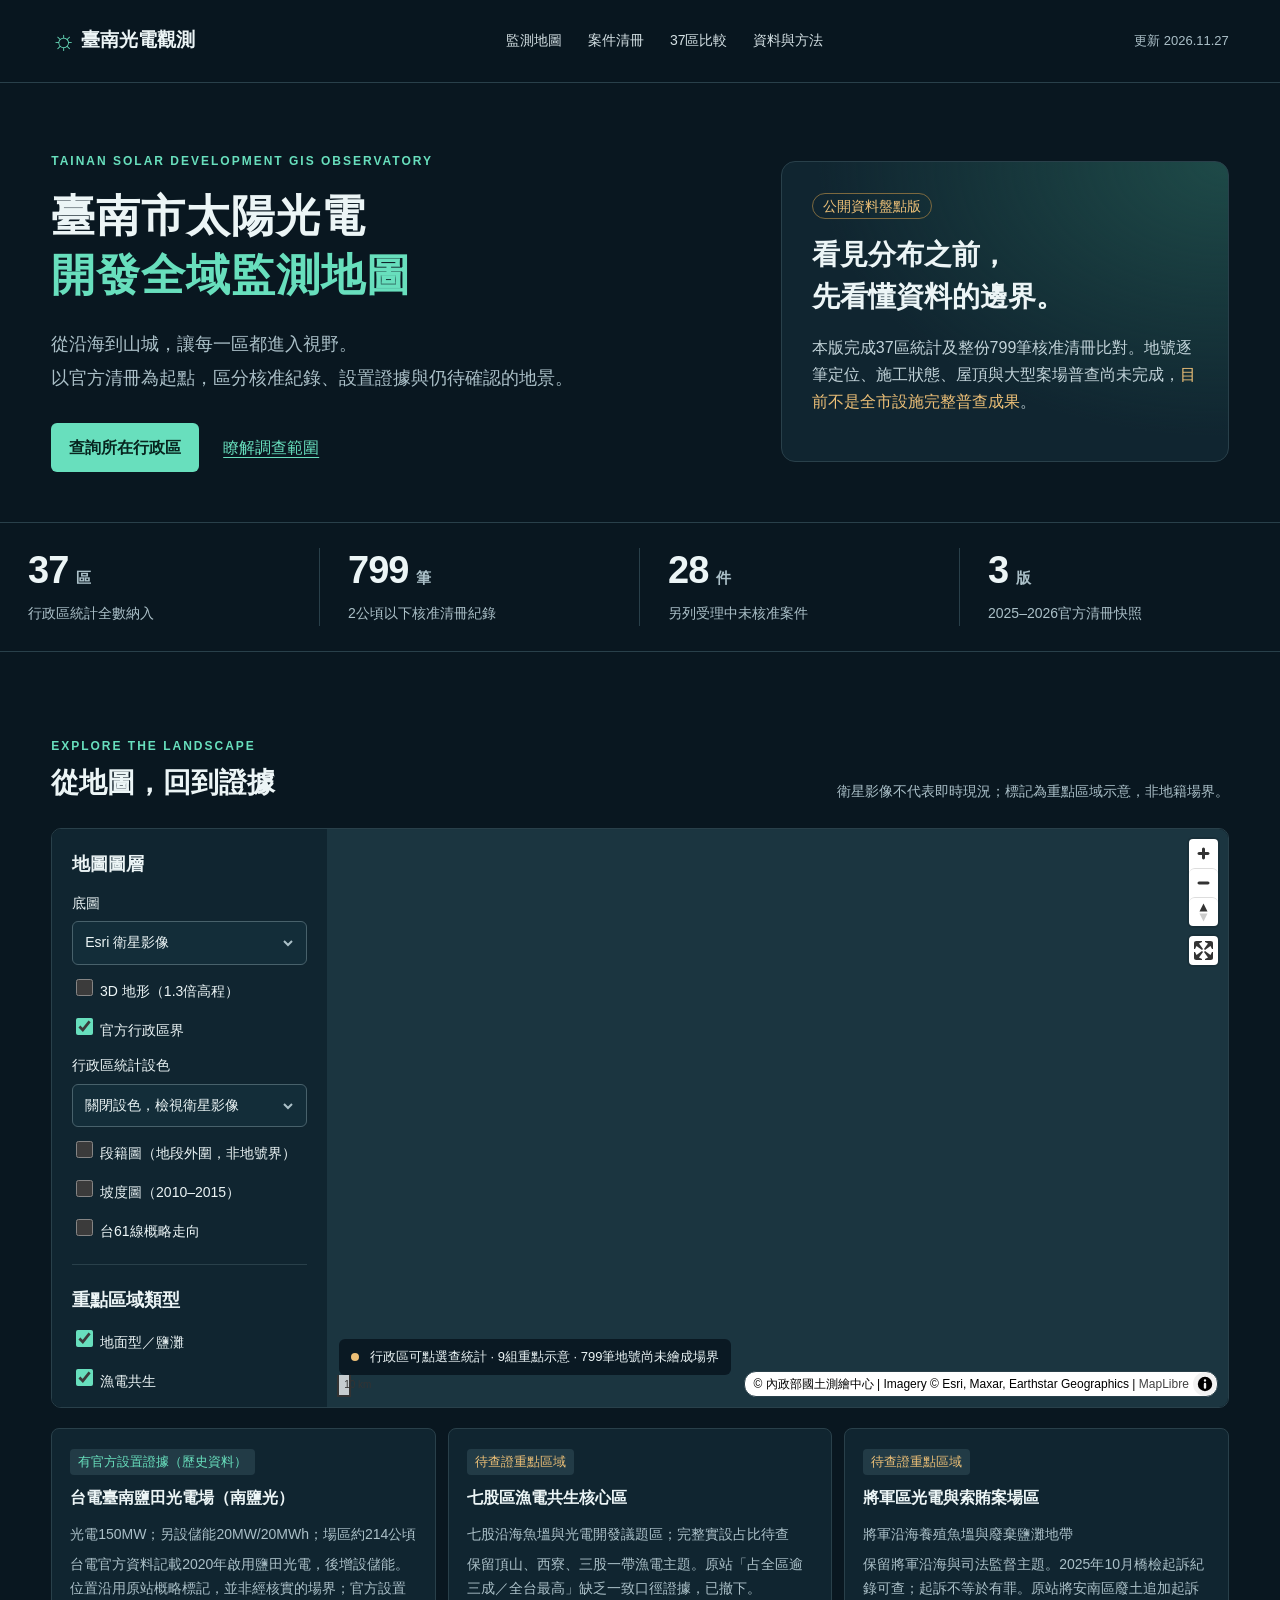
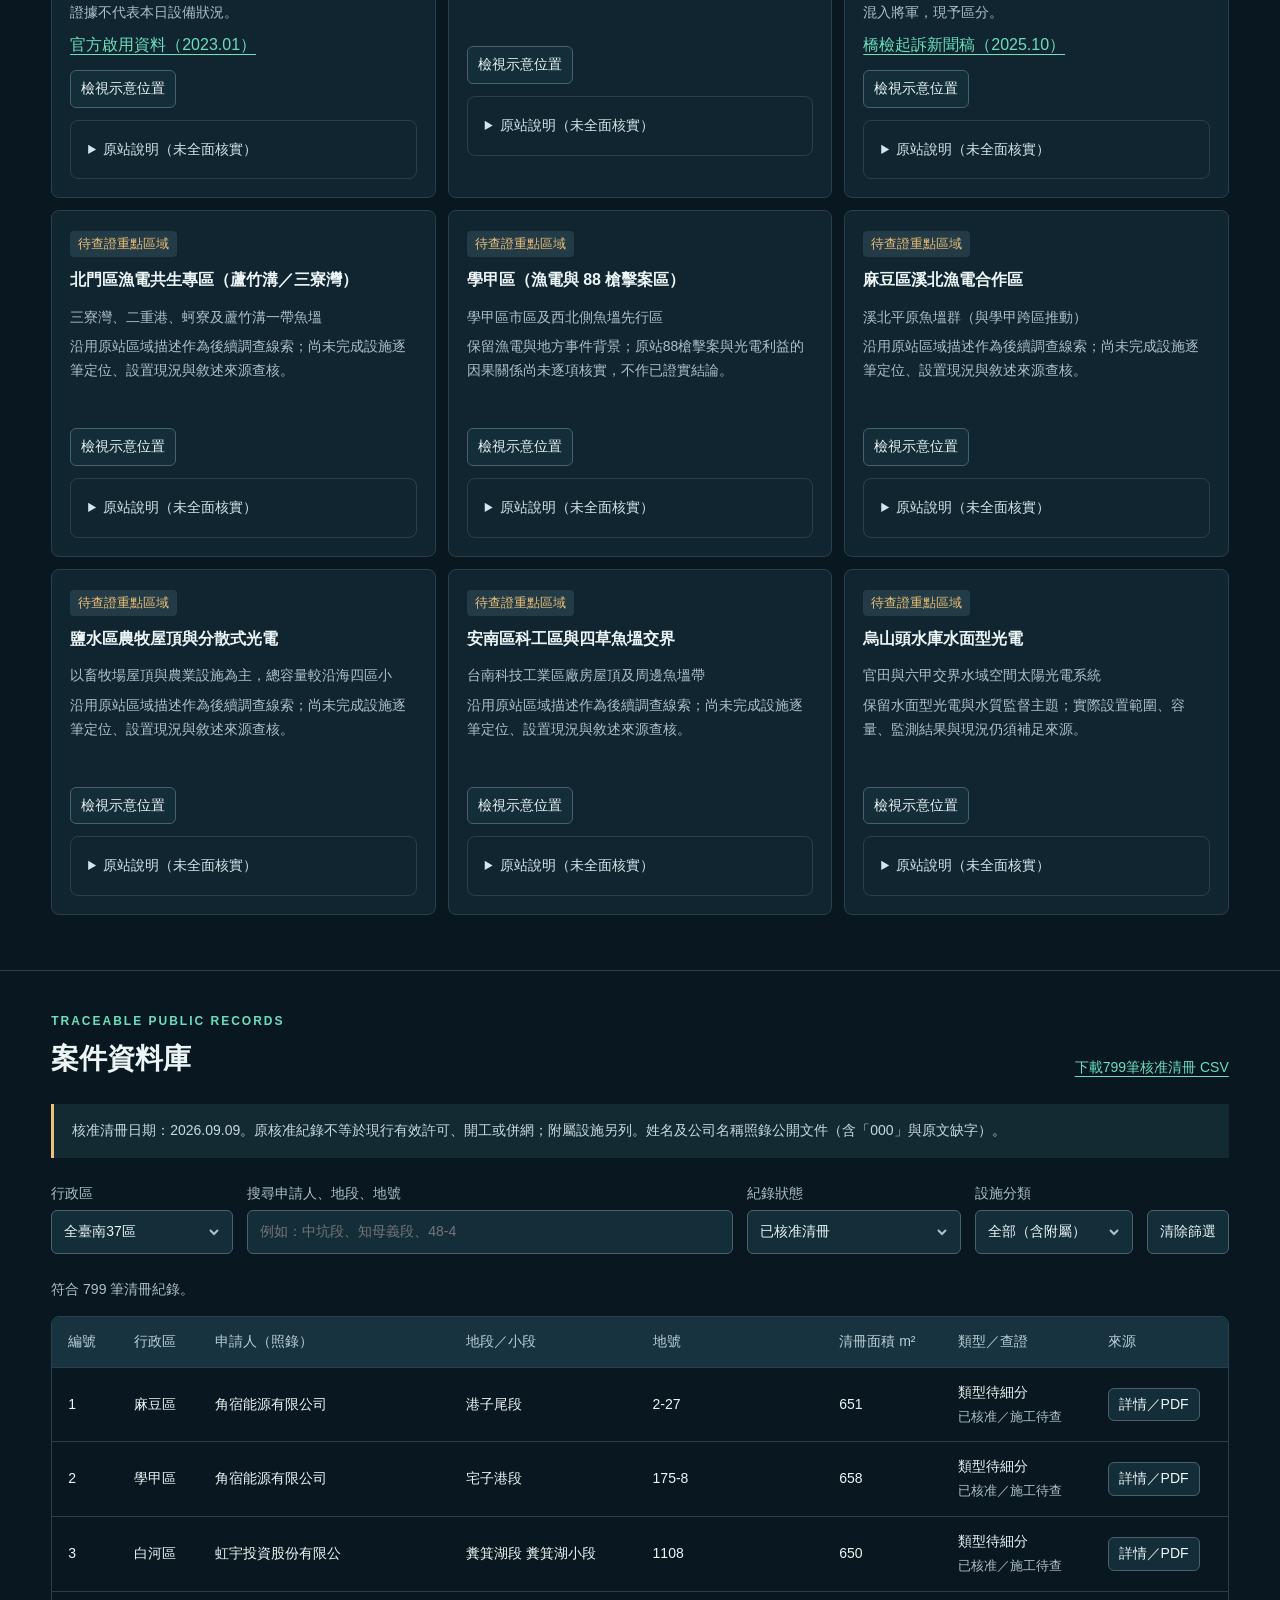
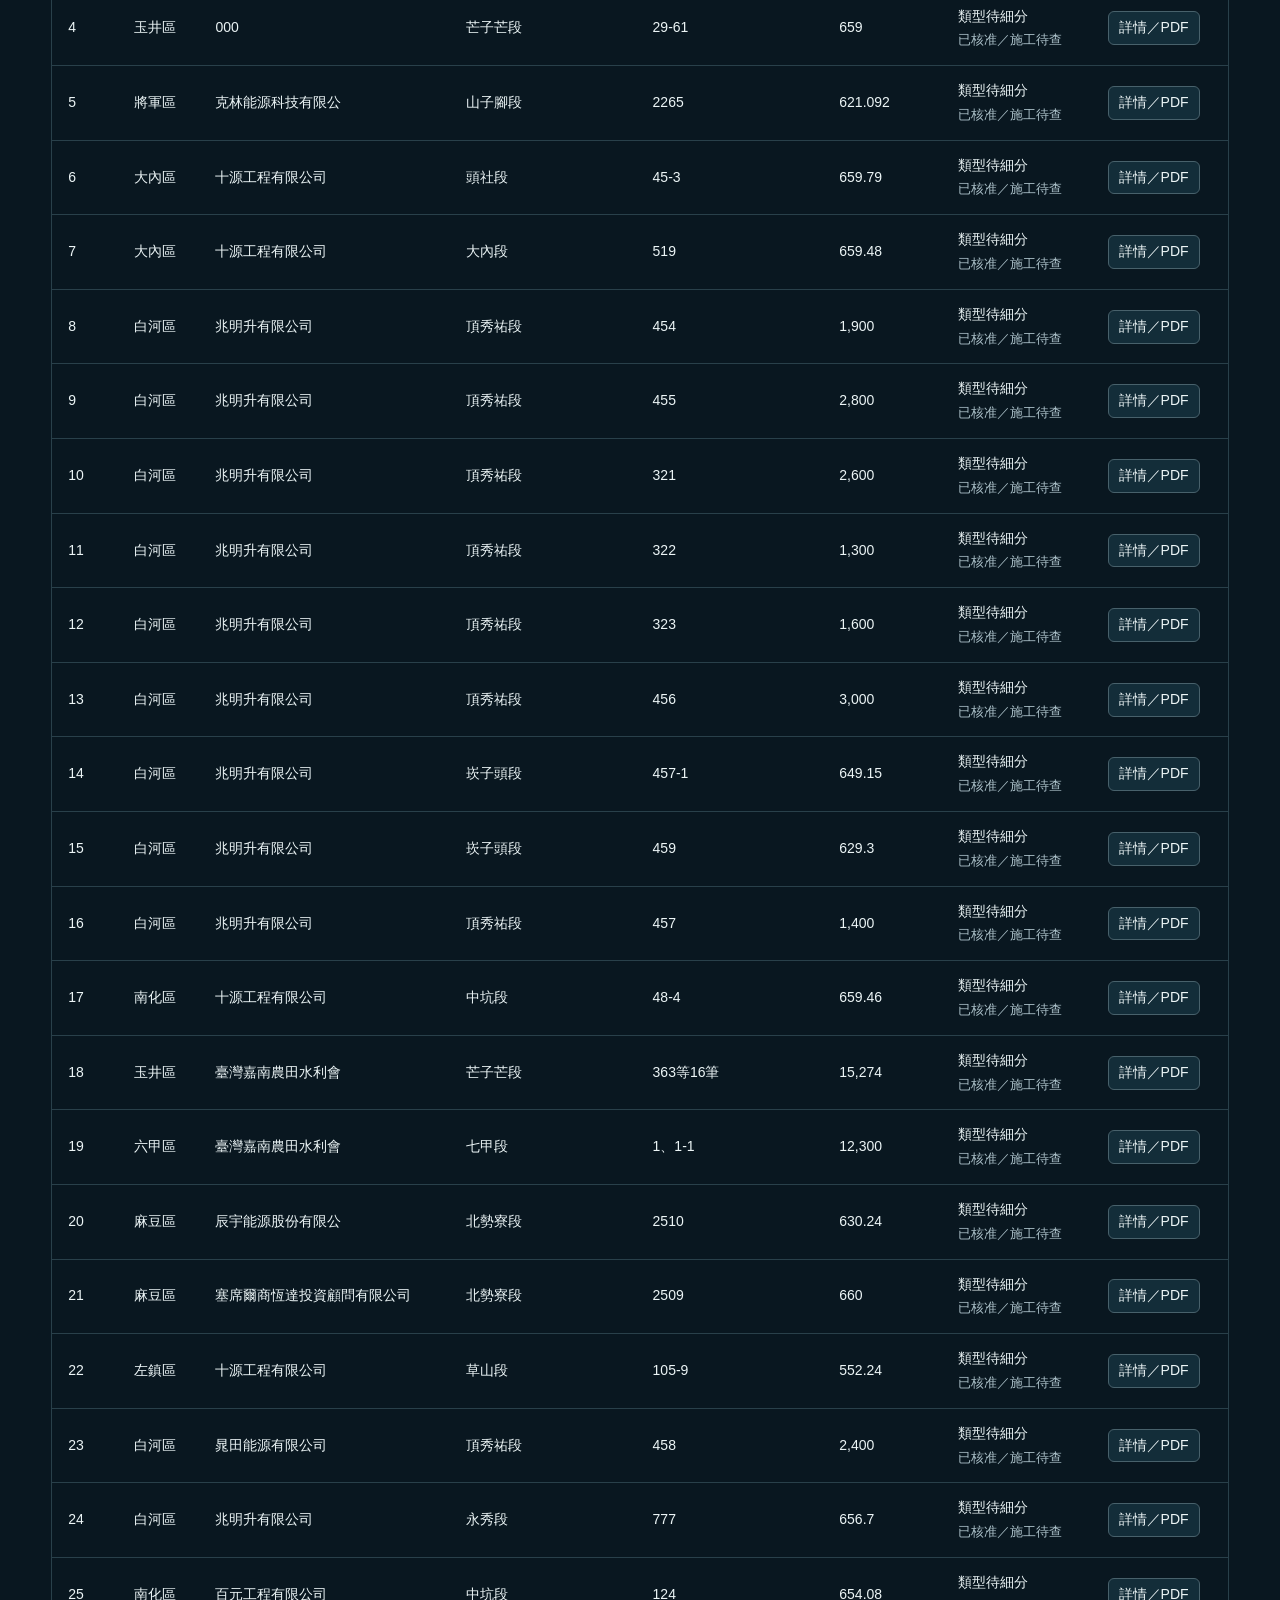
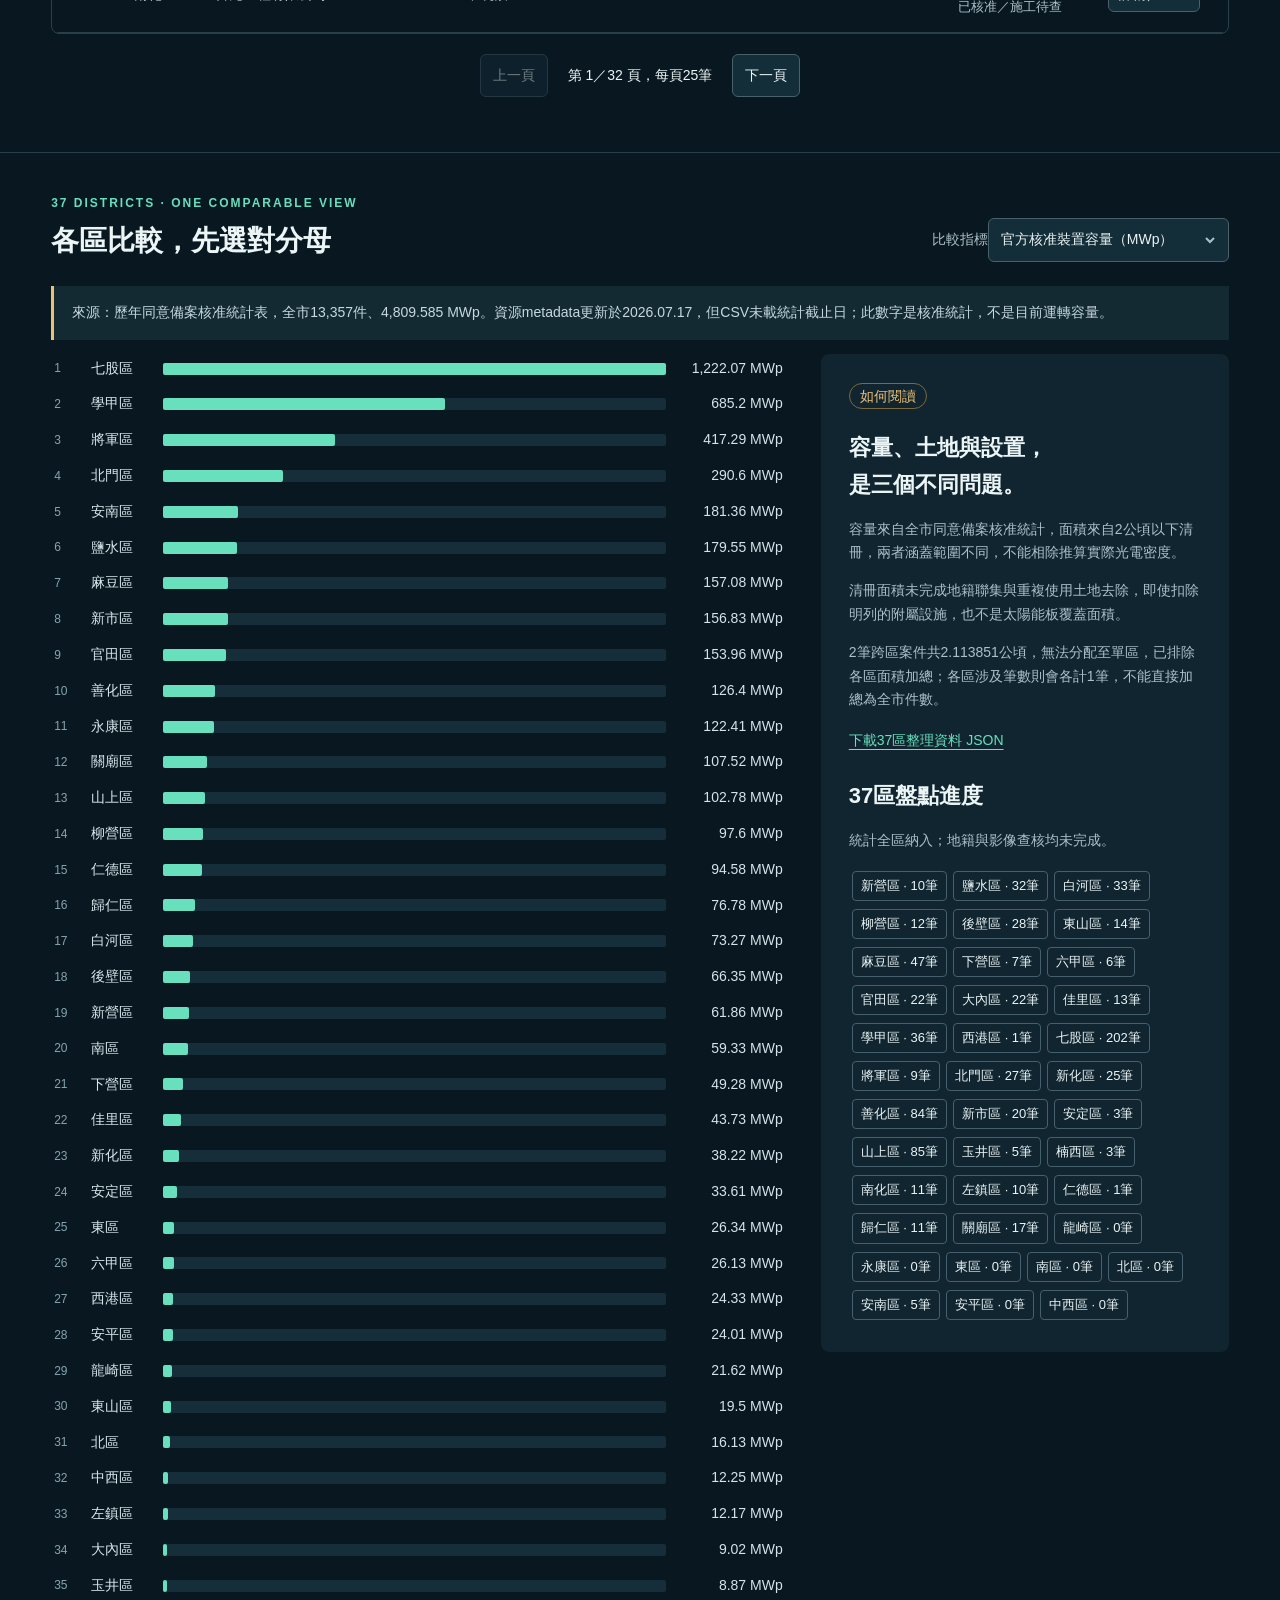
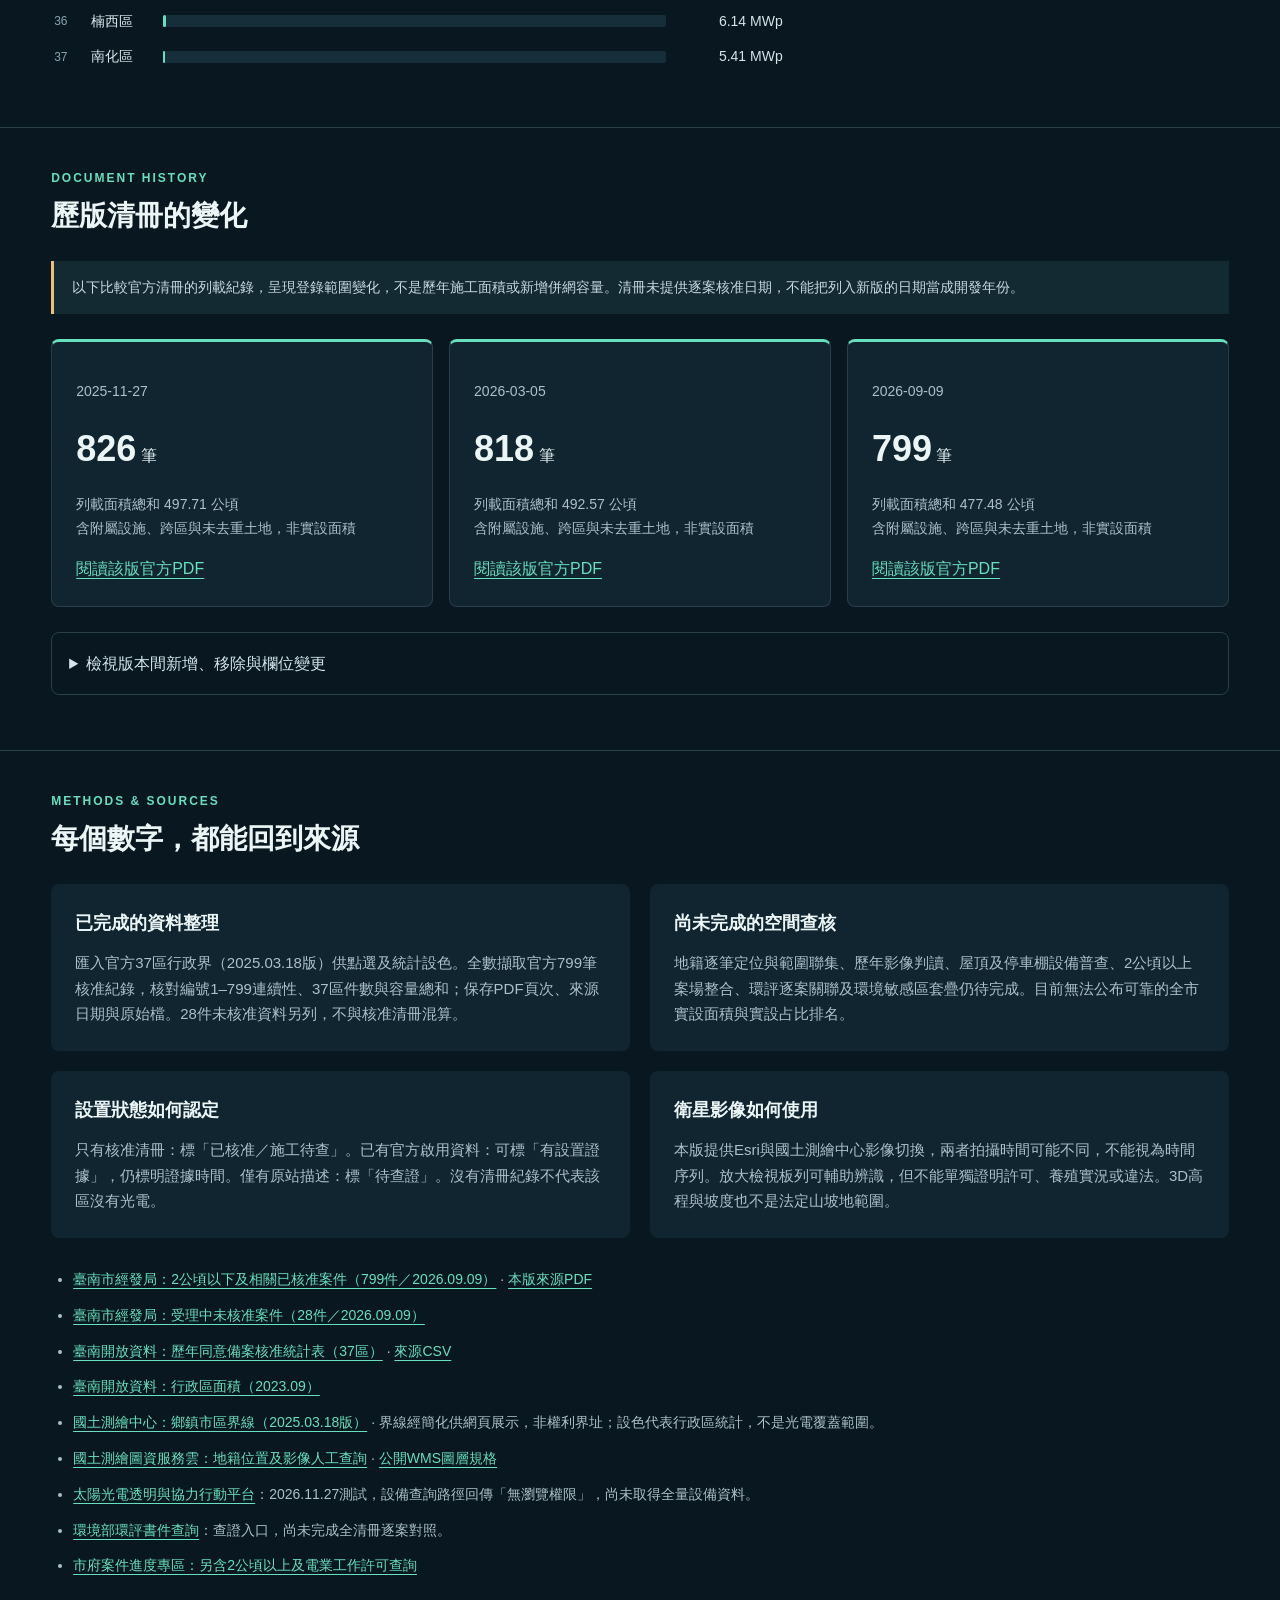
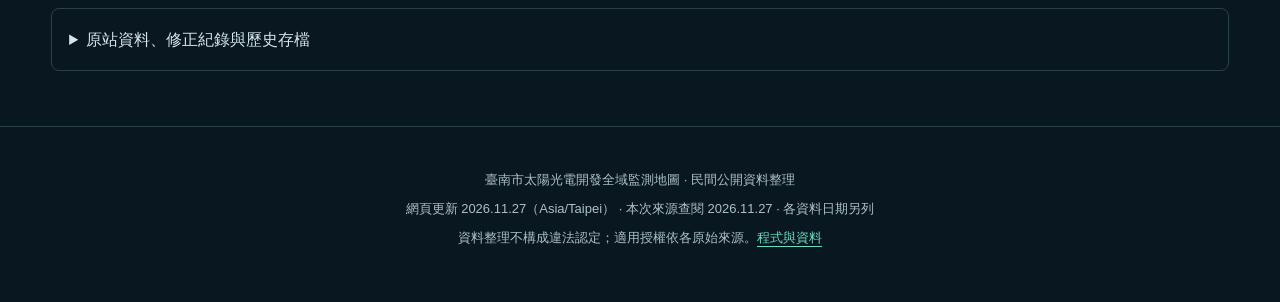
<file: index.html>
<!doctype html>
<html lang="zh-Hant">
<head>
<meta charset="UTF-8"><meta name="viewport" content="width=device-width,initial-scale=1">
<title>臺南市太陽光電開發全域監測地圖</title>
<meta name="description" content="涵蓋臺南37區的光電公開資料監測：799筆官方核准清冊、行政區容量比較、歷版清冊與MapLibre 3D衛星地圖。核准、設置與待查證分開呈現。">
<meta property="og:type" content="website"><meta property="og:title" content="臺南市太陽光電開發全域監測地圖"><meta property="og:description" content="37區公開資料盤點 × 799筆核准清冊 × MapLibre 3D。看見資料，也看見尚未確認的部分。"><meta property="og:url" content="https://maskywg.github.io/tainan-solar-map/"><meta property="og:image" content="https://maskywg.github.io/tainan-solar-map/og-observatory-20261127.png"><meta property="og:image:width" content="1200"><meta property="og:image:height" content="630"><meta property="og:image:alt" content="臺南光電全域監測，37區與799筆官方核准清冊">
<meta name="twitter:card" content="summary_large_image"><meta name="twitter:title" content="臺南市太陽光電開發全域監測地圖"><meta name="twitter:description" content="37區公開資料盤點與3D地圖；已核准不等於已設置。"><meta name="twitter:image" content="https://maskywg.github.io/tainan-solar-map/og-observatory-20261127.png"><meta name="twitter:image:alt" content="臺南光電全域監測，37區與799筆官方核准清冊">
<meta name="theme-color" content="#091720"><link rel="stylesheet" href="vendor/maplibre-gl.css"><link rel="stylesheet" href="style.css"><script defer src="vendor/maplibre-gl.js"></script><script defer src="app.js"></script>
</head>
<body>
<a class="skip" href="#database">跳至案件資料庫</a>
<header class="topbar"><a class="brand" href="#"><span class="brand-icon">☼</span> 臺南光電觀測</a><nav aria-label="主選單"><a href="#atlas">監測地圖</a><a href="#database">案件清冊</a><a href="#statistics">37區比較</a><a href="#evidence">資料與方法</a></nav><span class="edition">更新 2026.11.27</span></header>
<main>
<section class="intro"><div><p class="eyebrow">TAINAN SOLAR DEVELOPMENT GIS OBSERVATORY</p><h1>臺南市太陽光電<br><span>開發全域監測地圖</span></h1><p class="lead">從沿海到山城，讓每一區都進入視野。<br>以官方清冊為起點，區分核准紀錄、設置證據與仍待確認的地景。</p><div class="intro-links"><a class="primary" href="#database">查詢所在行政區</a><a href="#evidence">瞭解調查範圍</a></div></div><div class="intro-note"><span class="tag">公開資料盤點版</span><h2>看見分布之前，<br>先看懂資料的邊界。</h2><p>本版完成37區統計及整份799筆核准清冊比對。地號逐筆定位、施工狀態、屋頂與大型案場普查尚未完成，<strong>目前不是全市設施完整普查成果</strong>。</p></div></section>
<section class="metrics" aria-label="資料涵蓋"><div><strong>37<span>區</span></strong><p>行政區統計全數納入</p></div><div><strong>799<span>筆</span></strong><p>2公頃以下核准清冊紀錄</p></div><div><strong>28<span>件</span></strong><p>另列受理中未核准案件</p></div><div><strong>3<span>版</span></strong><p>2025–2026官方清冊快照</p></div></section>
<section id="atlas" class="section atlas"><div class="section-heading"><div><p class="eyebrow">EXPLORE THE LANDSCAPE</p><h2>從地圖，回到證據</h2></div><p>衛星影像不代表即時現況；標記為重點區域示意，非地籍場界。</p></div>
<div class="map-shell"><aside class="map-controls"><h3>地圖圖層</h3><label>底圖<select id="basemap"><option value="satellite">Esri 衛星影像</option><option value="street">OpenStreetMap 街道圖</option><option value="ortho">國土測繪中心正射影像</option></select></label><label><input type="checkbox" id="terrain"> 3D 地形（1.3倍高程）</label><label><input type="checkbox" id="towns" checked> 官方行政區界</label><label>行政區統計設色<select id="choropleth"><option value="none">關閉設色，檢視衛星影像</option><option value="capacity_kwp">核准容量（非實設）</option><option value="register_count">清冊涉及筆數（非案場數）</option></select></label><label><input type="checkbox" id="landsect"> 段籍圖（地段外圍，非地號界）</label><label><input type="checkbox" id="slope"> 坡度圖（2010–2015）</label><label><input type="checkbox" id="tai61"> 台61線概略走向</label><hr><h3>重點區域類型</h3><div id="type-layers"></div><label><input type="checkbox" id="dispute"> 僅看原站爭議主題紀錄</label><p class="micro">爭議主題並非違法判定。山坡地法定範圍、集水區及環境敏感區尚未匯入，不能用坡度或重點標記替代。</p><button id="reset-map">回到全臺南</button><p id="map-status" class="micro" role="status">正在載入地圖…</p></aside><div class="map-stage"><div id="map" role="region" aria-label="臺南太陽光電互動地圖"></div><div class="map-caption"><span class="legend-dot"></span> 行政區可點選查統計 · 9組重點示意 · 799筆地號尚未繪成場界</div></div></div>
<div id="zone-list" class="zone-grid"></div></section>
<section id="database" class="section"><div class="section-heading"><div><p class="eyebrow">TRACEABLE PUBLIC RECORDS</p><h2>案件資料庫</h2></div><a class="download" href="data/approved.csv" download>下載799筆核准清冊 CSV</a></div><p class="notice">核准清冊日期：2026.09.09。原核准紀錄不等於現行有效許可、開工或併網；附屬設施另列。姓名及公司名稱照錄公開文件（含「000」與原文缺字）。</p>
<div class="toolbar"><label>行政區<select id="district"><option value="all">全臺南37區</option></select></label><label class="search-label">搜尋申請人、地段、地號<input id="search" type="search" placeholder="例如：中坑段、知母義段、48-4"></label><label>紀錄狀態<select id="status"><option value="approved">已核准清冊</option><option value="pending">審查中未核准</option><option value="installed">有官方設置證據的重點案例</option><option value="unverified">原站其他待查證重點</option></select></label><label>設施分類<select id="facility"><option value="all">全部（含附屬）</option><option value="unclassified">光電／類型未細分</option><option value="ancillary">已註記附屬設施</option></select></label><button id="clear">清除篩選</button></div>
<p id="district-summary" class="district-summary"></p><p id="result-count" role="status" aria-live="polite"></p><div class="table-wrap"><table><caption class="sr-only">符合條件的光電公開紀錄</caption><thead id="records-head"></thead><tbody id="records"></tbody></table></div><div class="pagination"><button id="prev">上一頁</button><span id="page-info"></span><button id="next">下一頁</button></div></section>
<section id="statistics" class="section"><div class="section-heading"><div><p class="eyebrow">37 DISTRICTS · ONE COMPARABLE VIEW</p><h2>各區比較，先選對分母</h2></div><label>比較指標<select id="metric"><option value="capacity_kwp">官方核准裝置容量（MWp）</option><option value="approval_count">官方核准件數</option><option value="register_nonancillary_area_m2">本清冊列載面積（公頃）</option><option value="register_area_ratio_pct">本清冊面積／行政區面積（%）</option><option value="register_count">本清冊涉及筆數</option></select></label></div><p id="stats-note" class="notice"></p><div class="stats-grid"><div id="ranking" class="ranking"></div><aside class="reading-note"><span class="tag">如何閱讀</span><h3>容量、土地與設置，<br>是三個不同問題。</h3><p>容量來自全市同意備案核准統計，面積來自2公頃以下清冊，兩者涵蓋範圍不同，不能相除推算實際光電密度。</p><p>清冊面積未完成地籍聯集與重複使用土地去除，即使扣除明列的附屬設施，也不是太陽能板覆蓋面積。</p><p>2筆跨區案件共2.113851公頃，無法分配至單區，已排除各區面積加總；各區涉及筆數則會各計1筆，不能直接加總為全市件數。</p><a href="data/districts.json" download>下載37區整理資料 JSON</a><div id="coverage"></div></aside></div></section>
<section class="section" id="history"><div class="section-heading"><div><p class="eyebrow">DOCUMENT HISTORY</p><h2>歷版清冊的變化</h2></div></div><p class="notice">以下比較官方清冊的列載紀錄，呈現登錄範圍變化，不是歷年施工面積或新增併網容量。清冊未提供逐案核准日期，不能把列入新版的日期當成開發年份。</p><div id="history-list" class="history-grid"></div><details><summary>檢視版本間新增、移除與欄位變更</summary><p class="micro">以申請人、行政區、地段、小段及地號精確比對；更名、分割或文字修正也可能產生新增／移除，不能直接視為新建／拆除。</p><div id="history-diff"></div><a href="data/history.json" download>下載完整3版紀錄與比對依據</a></details></section>
<section id="evidence" class="section evidence"><div class="section-heading"><div><p class="eyebrow">METHODS & SOURCES</p><h2>每個數字，都能回到來源</h2></div></div><div class="method-grid"><article><h3>已完成的資料整理</h3><p>匯入官方37區行政界（2025.03.18版）供點選及統計設色。全數擷取官方799筆核准紀錄，核對編號1–799連續性、37區件數與容量總和；保存PDF頁次、來源日期與原始檔。28件未核准資料另列，不與核准清冊混算。</p></article><article><h3>尚未完成的空間查核</h3><p>地籍逐筆定位與範圍聯集、歷年影像判讀、屋頂及停車棚設備普查、2公頃以上案場整合、環評逐案關聯及環境敏感區套疊仍待完成。目前無法公布可靠的全市實設面積與實設占比排名。</p></article><article><h3>設置狀態如何認定</h3><p>只有核准清冊：標「已核准／施工待查」。已有官方啟用資料：可標「有設置證據」，仍標明證據時間。僅有原站描述：標「待查證」。沒有清冊紀錄不代表該區沒有光電。</p></article><article><h3>衛星影像如何使用</h3><p>本版提供Esri與國土測繪中心影像切換，兩者拍攝時間可能不同，不能視為時間序列。放大檢視板列可輔助辨識，但不能單獨證明許可、養殖實況或違法。3D高程與坡度也不是法定山坡地範圍。</p></article></div>
<ul class="sources"><li><a href="https://economic.tainan.gov.tw/News_Content.aspx?n=37460&s=8130846" target="_blank" rel="noopener">臺南市經發局：2公頃以下及相關已核准案件（799件／2026.09.09）</a> · <a href="data/sources/approved-2026-09-09.pdf">本版來源PDF</a></li><li><a href="https://economic.tainan.gov.tw/news_content.aspx?n=37460&s=7948121" target="_blank" rel="noopener">臺南市經發局：受理中未核准案件（28件／2026.09.09）</a></li><li><a href="https://data.tainan.gov.tw/Resource/b14a254a-a1a1-428a-9d10-4506f18c97e6" target="_blank" rel="noopener">臺南開放資料：歷年同意備案核准統計表（37區）</a> · <a href="data/sources/district-statistics.csv">來源CSV</a></li><li><a href="https://data.tainan.gov.tw/Resource/eb1e5384-44fa-49fa-a7f6-e855ceb22302" target="_blank" rel="noopener">臺南開放資料：行政區面積（2023.09）</a></li><li><a href="https://data.gov.tw/dataset/7441" target="_blank" rel="noopener">國土測繪中心：鄉鎮市區界線（2025.03.18版）</a> · 界線經簡化供網頁展示，非權利界址；設色代表行政區統計，不是光電覆蓋範圍。</li><li><a href="https://maps.nlsc.gov.tw/" target="_blank" rel="noopener">國土測繪圖資服務雲：地籍位置及影像人工查詢</a> · <a href="https://wms.nlsc.gov.tw/wms?service=WMS&amp;request=GetCapabilities" target="_blank" rel="noopener">公開WMS圖層規格</a></li><li><a href="https://solar.org.tw/" target="_blank" rel="noopener">太陽光電透明與協力行動平台</a>：2026.11.27測試，設備查詢路徑回傳「無瀏覽權限」，尚未取得全量設備資料。</li><li><a href="https://eiadoc.moenv.gov.tw/eiaweb/" target="_blank" rel="noopener">環境部環評書件查詢</a>：查證入口，尚未完成全清冊逐案對照。</li><li><a href="https://economic.tainan.gov.tw/News.aspx?n=37460&amp;sms=25630" target="_blank" rel="noopener">市府案件進度專區：另含2公頃以上及電業工作許可查詢</a></li></ul>
<details><summary>原站資料、修正紀錄與歷史存檔</summary><p>保留9組原始重點紀錄與原版頁面，供對照。原站沒有獨立照片檔，衛星影像仍可瀏覽。新版移除以圓形緩衝區表示案場面積的方式；刪除未能證實的「七股占全區逾三成／全台最高」敘述；將南鹽光150MW光電與20MW儲能分開；原站政商司法文字保存在歷史資料，不作現行判決結論。</p><p><a href="legacy.html">閱讀原版歷史存檔（未全面核實）</a> · <a href="data/legacy-zones.json" download>下載原始9組資料</a> · <a href="data/source-manifest.json">來源檔案與SHA-256校驗</a></p></details></section>
</main><footer><p>臺南市太陽光電開發全域監測地圖 · 民間公開資料整理</p><p>網頁更新 2026.11.27（Asia/Taipei） · 本次來源查閱 2026.11.27 · 各資料日期另列</p><p>資料整理不構成違法認定；適用授權依各原始來源。<a href="https://github.com/Maskywg/tainan-solar-map">程式與資料</a></p></footer>
<dialog id="detail"><button id="close-detail" aria-label="關閉案件詳情">關閉</button><div id="detail-body"></div></dialog><noscript><p class="notice">互動地圖與篩選需要JavaScript。仍可直接<a href="data/approved.csv">下載完整核准清冊</a>或<a href="data/sources/approved-2026-09-09.pdf">閱讀官方PDF</a>。</p></noscript>
</body></html>
</file>
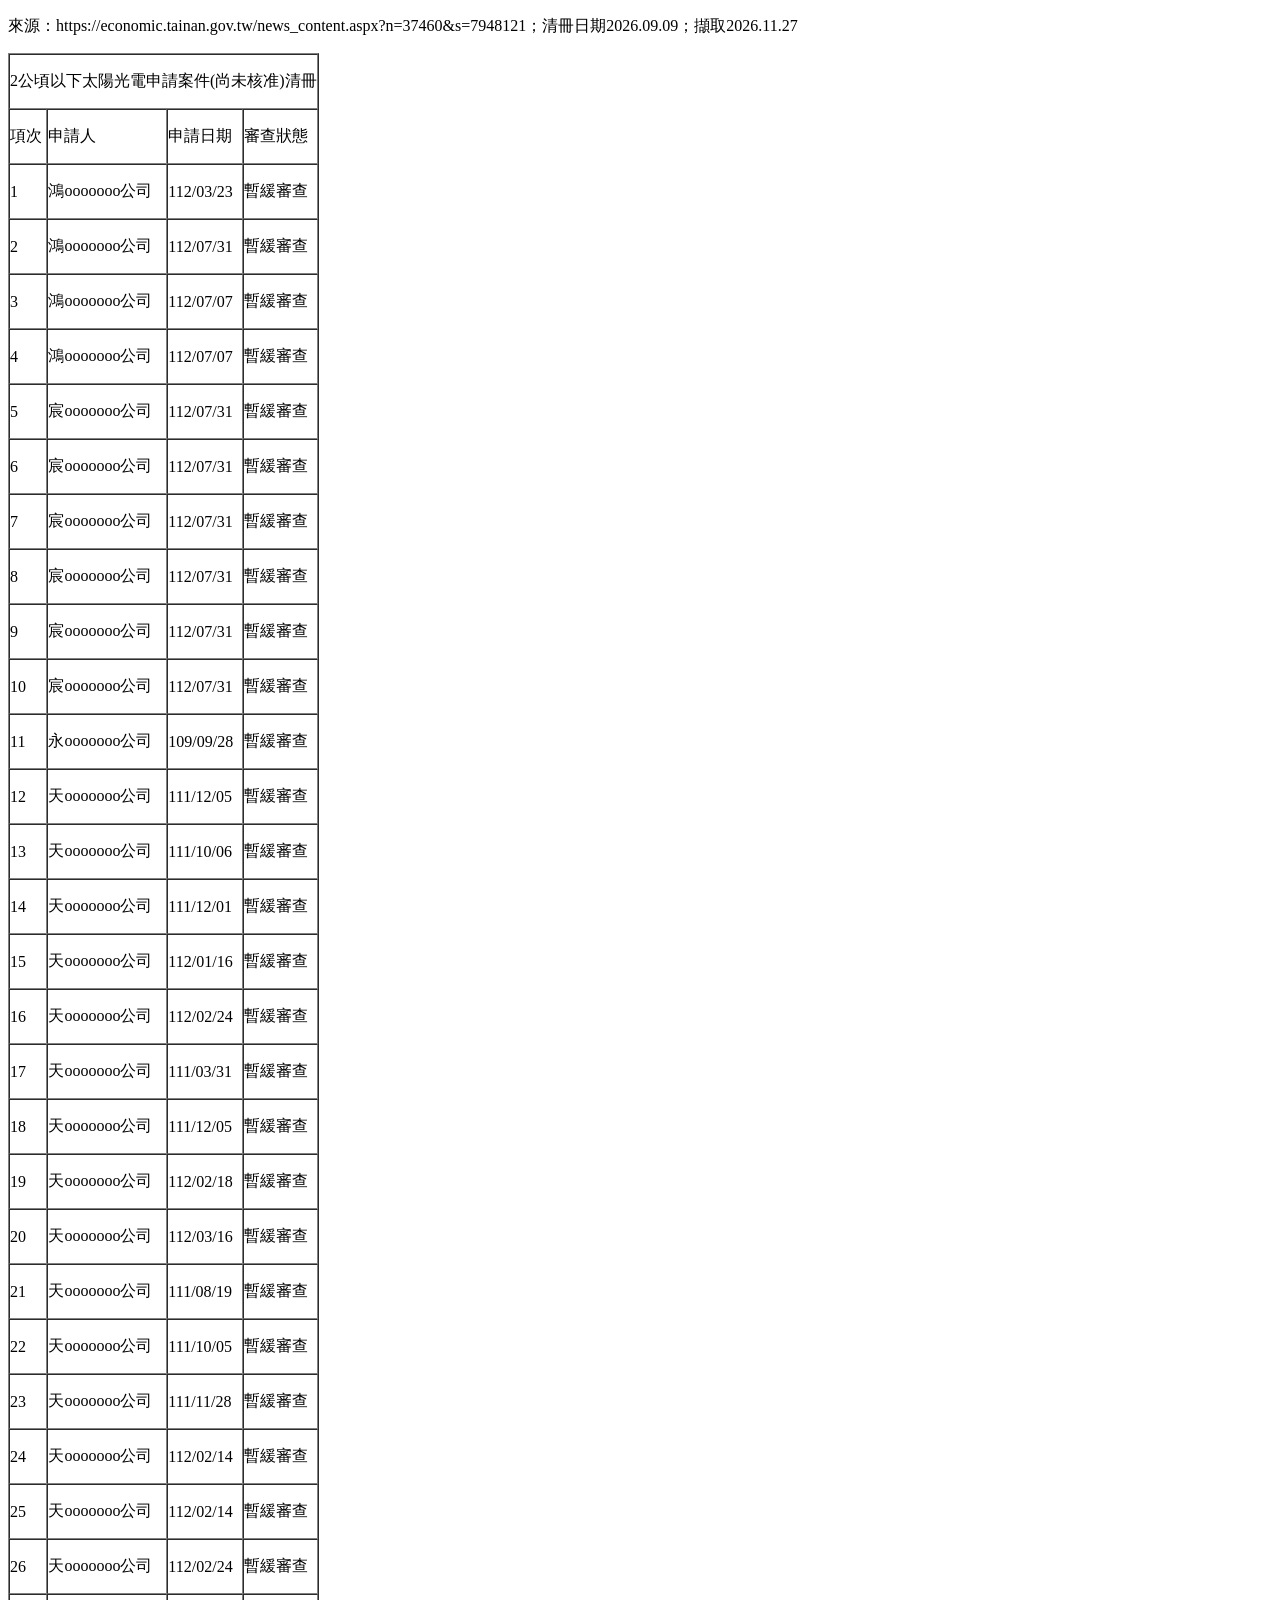
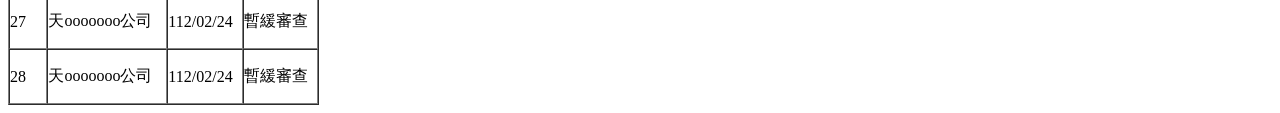
<file: data/sources/pending-2026-09-09.html>
<!doctype html><html lang="zh-Hant"><meta charset="utf-8"><title>官方未核准清冊表格摘錄</title><p>來源：https://economic.tainan.gov.tw/news_content.aspx?n=37460&amp;s=7948121；清冊日期2026.09.09；擷取2026.11.27</p><table border="1" cellpadding="0" cellspacing="0">	<tbody>		<tr>			<td colspan="4" nowrap="nowrap">			<p>2公頃以下太陽光電申請案件(尚未核准)清冊</p>			</td>		</tr>		<tr>			<td nowrap="nowrap">			<p>項次</p>			</td>			<td nowrap="nowrap">			<p>申請人</p>			</td>			<td nowrap="nowrap">			<p>申請日期</p>			</td>			<td nowrap="nowrap">			<p>審查狀態</p>			</td>		</tr>		<tr>			<td nowrap="nowrap">			<p>1</p>			</td>			<td>			<p>鴻ooooooo公司</p>			</td>			<td nowrap="nowrap">			<p>112/03/23</p>			</td>			<td>			<p>暫緩審查</p>			</td>		</tr>		<tr>			<td nowrap="nowrap">			<p>2</p>			</td>			<td>			<p>鴻ooooooo公司</p>			</td>			<td nowrap="nowrap">			<p>112/07/31</p>			</td>			<td>			<p>暫緩審查</p>			</td>		</tr>		<tr>			<td nowrap="nowrap">			<p>3</p>			</td>			<td>			<p>鴻ooooooo公司</p>			</td>			<td nowrap="nowrap">			<p>112/07/07</p>			</td>			<td>			<p>暫緩審查</p>			</td>		</tr>		<tr>			<td nowrap="nowrap">			<p>4</p>			</td>			<td>			<p>鴻ooooooo公司</p>			</td>			<td nowrap="nowrap">			<p>112/07/07</p>			</td>			<td>			<p>暫緩審查</p>			</td>		</tr>		<tr>			<td nowrap="nowrap">			<p>5</p>			</td>			<td>			<p>宸ooooooo公司</p>			</td>			<td nowrap="nowrap">			<p>112/07/31</p>			</td>			<td>			<p>暫緩審查</p>			</td>		</tr>		<tr>			<td nowrap="nowrap">			<p>6</p>			</td>			<td>			<p>宸ooooooo公司</p>			</td>			<td nowrap="nowrap">			<p>112/07/31</p>			</td>			<td>			<p>暫緩審查</p>			</td>		</tr>		<tr>			<td nowrap="nowrap">			<p>7</p>			</td>			<td>			<p>宸ooooooo公司</p>			</td>			<td nowrap="nowrap">			<p>112/07/31</p>			</td>			<td>			<p>暫緩審查</p>			</td>		</tr>		<tr>			<td nowrap="nowrap">			<p>8</p>			</td>			<td>			<p>宸ooooooo公司</p>			</td>			<td nowrap="nowrap">			<p>112/07/31</p>			</td>			<td>			<p>暫緩審查</p>			</td>		</tr>		<tr>			<td nowrap="nowrap">			<p>9</p>			</td>			<td>			<p>宸ooooooo公司</p>			</td>			<td nowrap="nowrap">			<p>112/07/31</p>			</td>			<td>			<p>暫緩審查</p>			</td>		</tr>		<tr>			<td nowrap="nowrap">			<p>10</p>			</td>			<td>			<p>宸ooooooo公司</p>			</td>			<td nowrap="nowrap">			<p>112/07/31</p>			</td>			<td>			<p>暫緩審查</p>			</td>		</tr>		<tr>			<td nowrap="nowrap">			<p>11</p>			</td>			<td>			<p>永ooooooo公司</p>			</td>			<td nowrap="nowrap">			<p>109/09/28</p>			</td>			<td>			<p>暫緩審查</p>			</td>		</tr>		<tr>			<td nowrap="nowrap">			<p>12</p>			</td>			<td>			<p>天ooooooo公司</p>			</td>			<td nowrap="nowrap">			<p>111/12/05</p>			</td>			<td>			<p>暫緩審查</p>			</td>		</tr>		<tr>			<td nowrap="nowrap">			<p>13</p>			</td>			<td>			<p>天ooooooo公司</p>			</td>			<td nowrap="nowrap">			<p>111/10/06</p>			</td>			<td>			<p>暫緩審查</p>			</td>		</tr>		<tr>			<td nowrap="nowrap">			<p>14</p>			</td>			<td>			<p>天ooooooo公司</p>			</td>			<td nowrap="nowrap">			<p>111/12/01</p>			</td>			<td>			<p>暫緩審查</p>			</td>		</tr>		<tr>			<td nowrap="nowrap">			<p>15</p>			</td>			<td>			<p>天ooooooo公司</p>			</td>			<td nowrap="nowrap">			<p>112/01/16</p>			</td>			<td>			<p>暫緩審查</p>			</td>		</tr>		<tr>			<td nowrap="nowrap">			<p>16</p>			</td>			<td>			<p>天ooooooo公司</p>			</td>			<td nowrap="nowrap">			<p>112/02/24</p>			</td>			<td>			<p>暫緩審查</p>			</td>		</tr>		<tr>			<td nowrap="nowrap">			<p>17</p>			</td>			<td>			<p>天ooooooo公司</p>			</td>			<td nowrap="nowrap">			<p>111/03/31</p>			</td>			<td>			<p>暫緩審查</p>			</td>		</tr>		<tr>			<td nowrap="nowrap">			<p>18</p>			</td>			<td>			<p>天ooooooo公司</p>			</td>			<td nowrap="nowrap">			<p>111/12/05</p>			</td>			<td>			<p>暫緩審查</p>			</td>		</tr>		<tr>			<td nowrap="nowrap">			<p>19</p>			</td>			<td>			<p>天ooooooo公司</p>			</td>			<td nowrap="nowrap">			<p>112/02/18</p>			</td>			<td>			<p>暫緩審查</p>			</td>		</tr>		<tr>			<td nowrap="nowrap">			<p>20</p>			</td>			<td>			<p>天ooooooo公司</p>			</td>			<td nowrap="nowrap">			<p>112/03/16</p>			</td>			<td>			<p>暫緩審查</p>			</td>		</tr>		<tr>			<td nowrap="nowrap">			<p>21</p>			</td>			<td>			<p>天ooooooo公司</p>			</td>			<td nowrap="nowrap">			<p>111/08/19</p>			</td>			<td>			<p>暫緩審查</p>			</td>		</tr>		<tr>			<td nowrap="nowrap">			<p>22</p>			</td>			<td>			<p>天ooooooo公司</p>			</td>			<td nowrap="nowrap">			<p>111/10/05</p>			</td>			<td>			<p>暫緩審查</p>			</td>		</tr>		<tr>			<td nowrap="nowrap">			<p>23</p>			</td>			<td>			<p>天ooooooo公司</p>			</td>			<td nowrap="nowrap">			<p>111/11/28</p>			</td>			<td>			<p>暫緩審查</p>			</td>		</tr>		<tr>			<td nowrap="nowrap">			<p>24</p>			</td>			<td>			<p>天ooooooo公司</p>			</td>			<td nowrap="nowrap">			<p>112/02/14</p>			</td>			<td>			<p>暫緩審查</p>			</td>		</tr>		<tr>			<td nowrap="nowrap">			<p>25</p>			</td>			<td>			<p>天ooooooo公司</p>			</td>			<td nowrap="nowrap">			<p>112/02/14</p>			</td>			<td>			<p>暫緩審查</p>			</td>		</tr>		<tr>			<td nowrap="nowrap">			<p>26</p>			</td>			<td>			<p>天ooooooo公司</p>			</td>			<td nowrap="nowrap">			<p>112/02/24</p>			</td>			<td>			<p>暫緩審查</p>			</td>		</tr>		<tr>			<td nowrap="nowrap">			<p>27</p>			</td>			<td>			<p>天ooooooo公司</p>			</td>			<td nowrap="nowrap">			<p>112/02/24</p>			</td>			<td>			<p>暫緩審查</p>			</td>		</tr>		<tr>			<td nowrap="nowrap">			<p>28</p>			</td>			<td>			<p>天ooooooo公司</p>			</td>			<td nowrap="nowrap">			<p>112/02/24</p>			</td>			<td>			<p>暫緩審查</p>			</td>		</tr>	</tbody></table></html>
</file>
<file: vendor/maplibre-gl.css>
.maplibregl-map{font:12px/20px Helvetica Neue,Arial,Helvetica,sans-serif;overflow:hidden;position:relative;-webkit-tap-highlight-color:rgb(0 0 0/0)}.maplibregl-canvas{left:0;position:absolute;top:0}.maplibregl-map:fullscreen{height:100%;width:100%}.maplibregl-ctrl-group button.maplibregl-ctrl-compass{touch-action:none}.maplibregl-canvas-container.maplibregl-interactive,.maplibregl-ctrl-group button.maplibregl-ctrl-compass{cursor:grab;-webkit-user-select:none;-moz-user-select:none;user-select:none}.maplibregl-canvas-container.maplibregl-interactive.maplibregl-track-pointer{cursor:pointer}.maplibregl-canvas-container.maplibregl-interactive:active,.maplibregl-ctrl-group button.maplibregl-ctrl-compass:active{cursor:grabbing}.maplibregl-canvas-container.maplibregl-touch-zoom-rotate,.maplibregl-canvas-container.maplibregl-touch-zoom-rotate .maplibregl-canvas{touch-action:pan-x pan-y}.maplibregl-canvas-container.maplibregl-touch-drag-pan,.maplibregl-canvas-container.maplibregl-touch-drag-pan .maplibregl-canvas{touch-action:pinch-zoom}.maplibregl-canvas-container.maplibregl-touch-zoom-rotate.maplibregl-touch-drag-pan,.maplibregl-canvas-container.maplibregl-touch-zoom-rotate.maplibregl-touch-drag-pan .maplibregl-canvas{touch-action:none}.maplibregl-canvas-container.maplibregl-touch-drag-pan.maplibregl-cooperative-gestures,.maplibregl-canvas-container.maplibregl-touch-drag-pan.maplibregl-cooperative-gestures .maplibregl-canvas{touch-action:pan-x pan-y}.maplibregl-ctrl-bottom-left,.maplibregl-ctrl-bottom-right,.maplibregl-ctrl-top-left,.maplibregl-ctrl-top-right{pointer-events:none;position:absolute;z-index:2}.maplibregl-ctrl-top-left{left:0;top:0}.maplibregl-ctrl-top-right{right:0;top:0}.maplibregl-ctrl-bottom-left{bottom:0;left:0}.maplibregl-ctrl-bottom-right{bottom:0;right:0}.maplibregl-ctrl{clear:both;pointer-events:auto;transform:translate(0)}.maplibregl-ctrl-top-left .maplibregl-ctrl{float:left;margin:10px 0 0 10px}.maplibregl-ctrl-top-right .maplibregl-ctrl{float:right;margin:10px 10px 0 0}.maplibregl-ctrl-bottom-left .maplibregl-ctrl{float:left;margin:0 0 10px 10px}.maplibregl-ctrl-bottom-right .maplibregl-ctrl{float:right;margin:0 10px 10px 0}.maplibregl-ctrl-group{background:#fff;border-radius:4px}.maplibregl-ctrl-group:not(:empty){box-shadow:0 0 0 2px rgba(0,0,0,.1)}@media (forced-colors:active){.maplibregl-ctrl-group:not(:empty){box-shadow:0 0 0 2px ButtonText}}.maplibregl-ctrl-group button{background-color:transparent;border:0;box-sizing:border-box;cursor:pointer;display:block;height:29px;outline:none;padding:0;width:29px}.maplibregl-ctrl-group button+button{border-top:1px solid #ddd}.maplibregl-ctrl button .maplibregl-ctrl-icon{background-position:50%;background-repeat:no-repeat;display:block;height:100%;width:100%}@media (forced-colors:active){.maplibregl-ctrl-icon{background-color:transparent}.maplibregl-ctrl-group button+button{border-top:1px solid ButtonText}}.maplibregl-ctrl button::-moz-focus-inner{border:0;padding:0}.maplibregl-ctrl-attrib-button:focus,.maplibregl-ctrl-group button:focus{box-shadow:0 0 2px 2px #0096ff}.maplibregl-ctrl button:disabled{cursor:not-allowed}.maplibregl-ctrl button:disabled .maplibregl-ctrl-icon{opacity:.25}@media (hover:hover){.maplibregl-ctrl button:not(:disabled):hover{background-color:rgba(0,0,0,.05)}}.maplibregl-ctrl button:not(:disabled):active{background-color:rgba(0,0,0,.05)}.maplibregl-ctrl-group button:focus:focus-visible{box-shadow:0 0 2px 2px #0096ff}.maplibregl-ctrl-group button:focus:not(:focus-visible){box-shadow:none}.maplibregl-ctrl-group button:focus:first-child{border-radius:4px 4px 0 0}.maplibregl-ctrl-group button:focus:last-child{border-radius:0 0 4px 4px}.maplibregl-ctrl-group button:focus:only-child{border-radius:inherit}.maplibregl-ctrl button.maplibregl-ctrl-zoom-out .maplibregl-ctrl-icon{background-image:url("data:image/svg+xml;charset=utf-8,%3Csvg xmlns='http://www.w3.org/2000/svg' width='29' height='29' fill='%23333' viewBox='0 0 29 29'%3E%3Cpath d='M10 13c-.75 0-1.5.75-1.5 1.5S9.25 16 10 16h9c.75 0 1.5-.75 1.5-1.5S19.75 13 19 13z'/%3E%3C/svg%3E")}.maplibregl-ctrl button.maplibregl-ctrl-zoom-in .maplibregl-ctrl-icon{background-image:url("data:image/svg+xml;charset=utf-8,%3Csvg xmlns='http://www.w3.org/2000/svg' width='29' height='29' fill='%23333' viewBox='0 0 29 29'%3E%3Cpath d='M14.5 8.5c-.75 0-1.5.75-1.5 1.5v3h-3c-.75 0-1.5.75-1.5 1.5S9.25 16 10 16h3v3c0 .75.75 1.5 1.5 1.5S16 19.75 16 19v-3h3c.75 0 1.5-.75 1.5-1.5S19.75 13 19 13h-3v-3c0-.75-.75-1.5-1.5-1.5'/%3E%3C/svg%3E")}@media (forced-colors:active){.maplibregl-ctrl button.maplibregl-ctrl-zoom-out .maplibregl-ctrl-icon{background-image:url("data:image/svg+xml;charset=utf-8,%3Csvg xmlns='http://www.w3.org/2000/svg' width='29' height='29' fill='%23fff' viewBox='0 0 29 29'%3E%3Cpath d='M10 13c-.75 0-1.5.75-1.5 1.5S9.25 16 10 16h9c.75 0 1.5-.75 1.5-1.5S19.75 13 19 13z'/%3E%3C/svg%3E")}.maplibregl-ctrl button.maplibregl-ctrl-zoom-in .maplibregl-ctrl-icon{background-image:url("data:image/svg+xml;charset=utf-8,%3Csvg xmlns='http://www.w3.org/2000/svg' width='29' height='29' fill='%23fff' viewBox='0 0 29 29'%3E%3Cpath d='M14.5 8.5c-.75 0-1.5.75-1.5 1.5v3h-3c-.75 0-1.5.75-1.5 1.5S9.25 16 10 16h3v3c0 .75.75 1.5 1.5 1.5S16 19.75 16 19v-3h3c.75 0 1.5-.75 1.5-1.5S19.75 13 19 13h-3v-3c0-.75-.75-1.5-1.5-1.5'/%3E%3C/svg%3E")}}@media (forced-colors:active) and (prefers-color-scheme:light){.maplibregl-ctrl button.maplibregl-ctrl-zoom-out .maplibregl-ctrl-icon{background-image:url("data:image/svg+xml;charset=utf-8,%3Csvg xmlns='http://www.w3.org/2000/svg' width='29' height='29' viewBox='0 0 29 29'%3E%3Cpath d='M10 13c-.75 0-1.5.75-1.5 1.5S9.25 16 10 16h9c.75 0 1.5-.75 1.5-1.5S19.75 13 19 13z'/%3E%3C/svg%3E")}.maplibregl-ctrl button.maplibregl-ctrl-zoom-in .maplibregl-ctrl-icon{background-image:url("data:image/svg+xml;charset=utf-8,%3Csvg xmlns='http://www.w3.org/2000/svg' width='29' height='29' viewBox='0 0 29 29'%3E%3Cpath d='M14.5 8.5c-.75 0-1.5.75-1.5 1.5v3h-3c-.75 0-1.5.75-1.5 1.5S9.25 16 10 16h3v3c0 .75.75 1.5 1.5 1.5S16 19.75 16 19v-3h3c.75 0 1.5-.75 1.5-1.5S19.75 13 19 13h-3v-3c0-.75-.75-1.5-1.5-1.5'/%3E%3C/svg%3E")}}.maplibregl-ctrl button.maplibregl-ctrl-fullscreen .maplibregl-ctrl-icon{background-image:url("data:image/svg+xml;charset=utf-8,%3Csvg xmlns='http://www.w3.org/2000/svg' width='29' height='29' fill='%23333' viewBox='0 0 29 29'%3E%3Cpath d='M24 16v5.5c0 1.75-.75 2.5-2.5 2.5H16v-1l3-1.5-4-5.5 1-1 5.5 4 1.5-3zM6 16l1.5 3 5.5-4 1 1-4 5.5 3 1.5v1H7.5C5.75 24 5 23.25 5 21.5V16zm7-11v1l-3 1.5 4 5.5-1 1-5.5-4L6 13H5V7.5C5 5.75 5.75 5 7.5 5zm11 2.5c0-1.75-.75-2.5-2.5-2.5H16v1l3 1.5-4 5.5 1 1 5.5-4 1.5 3h1z'/%3E%3C/svg%3E")}.maplibregl-ctrl button.maplibregl-ctrl-shrink .maplibregl-ctrl-icon{background-image:url("data:image/svg+xml;charset=utf-8,%3Csvg xmlns='http://www.w3.org/2000/svg' width='29' height='29' viewBox='0 0 29 29'%3E%3Cpath d='M18.5 16c-1.75 0-2.5.75-2.5 2.5V24h1l1.5-3 5.5 4 1-1-4-5.5 3-1.5v-1zM13 18.5c0-1.75-.75-2.5-2.5-2.5H5v1l3 1.5L4 24l1 1 5.5-4 1.5 3h1zm3-8c0 1.75.75 2.5 2.5 2.5H24v-1l-3-1.5L25 5l-1-1-5.5 4L17 5h-1zM10.5 13c1.75 0 2.5-.75 2.5-2.5V5h-1l-1.5 3L5 4 4 5l4 5.5L5 12v1z'/%3E%3C/svg%3E")}@media (forced-colors:active){.maplibregl-ctrl button.maplibregl-ctrl-fullscreen .maplibregl-ctrl-icon{background-image:url("data:image/svg+xml;charset=utf-8,%3Csvg xmlns='http://www.w3.org/2000/svg' width='29' height='29' fill='%23fff' viewBox='0 0 29 29'%3E%3Cpath d='M24 16v5.5c0 1.75-.75 2.5-2.5 2.5H16v-1l3-1.5-4-5.5 1-1 5.5 4 1.5-3zM6 16l1.5 3 5.5-4 1 1-4 5.5 3 1.5v1H7.5C5.75 24 5 23.25 5 21.5V16zm7-11v1l-3 1.5 4 5.5-1 1-5.5-4L6 13H5V7.5C5 5.75 5.75 5 7.5 5zm11 2.5c0-1.75-.75-2.5-2.5-2.5H16v1l3 1.5-4 5.5 1 1 5.5-4 1.5 3h1z'/%3E%3C/svg%3E")}.maplibregl-ctrl button.maplibregl-ctrl-shrink .maplibregl-ctrl-icon{background-image:url("data:image/svg+xml;charset=utf-8,%3Csvg xmlns='http://www.w3.org/2000/svg' width='29' height='29' fill='%23fff' viewBox='0 0 29 29'%3E%3Cpath d='M18.5 16c-1.75 0-2.5.75-2.5 2.5V24h1l1.5-3 5.5 4 1-1-4-5.5 3-1.5v-1zM13 18.5c0-1.75-.75-2.5-2.5-2.5H5v1l3 1.5L4 24l1 1 5.5-4 1.5 3h1zm3-8c0 1.75.75 2.5 2.5 2.5H24v-1l-3-1.5L25 5l-1-1-5.5 4L17 5h-1zM10.5 13c1.75 0 2.5-.75 2.5-2.5V5h-1l-1.5 3L5 4 4 5l4 5.5L5 12v1z'/%3E%3C/svg%3E")}}@media (forced-colors:active) and (prefers-color-scheme:light){.maplibregl-ctrl button.maplibregl-ctrl-fullscreen .maplibregl-ctrl-icon{background-image:url("data:image/svg+xml;charset=utf-8,%3Csvg xmlns='http://www.w3.org/2000/svg' width='29' height='29' viewBox='0 0 29 29'%3E%3Cpath d='M24 16v5.5c0 1.75-.75 2.5-2.5 2.5H16v-1l3-1.5-4-5.5 1-1 5.5 4 1.5-3zM6 16l1.5 3 5.5-4 1 1-4 5.5 3 1.5v1H7.5C5.75 24 5 23.25 5 21.5V16zm7-11v1l-3 1.5 4 5.5-1 1-5.5-4L6 13H5V7.5C5 5.75 5.75 5 7.5 5zm11 2.5c0-1.75-.75-2.5-2.5-2.5H16v1l3 1.5-4 5.5 1 1 5.5-4 1.5 3h1z'/%3E%3C/svg%3E")}.maplibregl-ctrl button.maplibregl-ctrl-shrink .maplibregl-ctrl-icon{background-image:url("data:image/svg+xml;charset=utf-8,%3Csvg xmlns='http://www.w3.org/2000/svg' width='29' height='29' viewBox='0 0 29 29'%3E%3Cpath d='M18.5 16c-1.75 0-2.5.75-2.5 2.5V24h1l1.5-3 5.5 4 1-1-4-5.5 3-1.5v-1zM13 18.5c0-1.75-.75-2.5-2.5-2.5H5v1l3 1.5L4 24l1 1 5.5-4 1.5 3h1zm3-8c0 1.75.75 2.5 2.5 2.5H24v-1l-3-1.5L25 5l-1-1-5.5 4L17 5h-1zM10.5 13c1.75 0 2.5-.75 2.5-2.5V5h-1l-1.5 3L5 4 4 5l4 5.5L5 12v1z'/%3E%3C/svg%3E")}}.maplibregl-ctrl button.maplibregl-ctrl-compass .maplibregl-ctrl-icon{background-image:url("data:image/svg+xml;charset=utf-8,%3Csvg xmlns='http://www.w3.org/2000/svg' width='29' height='29' fill='%23333' viewBox='0 0 29 29'%3E%3Cpath d='m10.5 14 4-8 4 8z'/%3E%3Cpath fill='%23ccc' d='m10.5 16 4 8 4-8z'/%3E%3C/svg%3E")}@media (forced-colors:active){.maplibregl-ctrl button.maplibregl-ctrl-compass .maplibregl-ctrl-icon{background-image:url("data:image/svg+xml;charset=utf-8,%3Csvg xmlns='http://www.w3.org/2000/svg' width='29' height='29' fill='%23fff' viewBox='0 0 29 29'%3E%3Cpath d='m10.5 14 4-8 4 8z'/%3E%3Cpath fill='%23ccc' d='m10.5 16 4 8 4-8z'/%3E%3C/svg%3E")}}@media (forced-colors:active) and (prefers-color-scheme:light){.maplibregl-ctrl button.maplibregl-ctrl-compass .maplibregl-ctrl-icon{background-image:url("data:image/svg+xml;charset=utf-8,%3Csvg xmlns='http://www.w3.org/2000/svg' width='29' height='29' viewBox='0 0 29 29'%3E%3Cpath d='m10.5 14 4-8 4 8z'/%3E%3Cpath fill='%23ccc' d='m10.5 16 4 8 4-8z'/%3E%3C/svg%3E")}}.maplibregl-ctrl button.maplibregl-ctrl-globe .maplibregl-ctrl-icon{background-image:url("data:image/svg+xml;charset=utf-8,%3Csvg xmlns='http://www.w3.org/2000/svg' width='22' height='22' fill='none' stroke='%23333' viewBox='0 0 22 22'%3E%3Ccircle cx='11' cy='11' r='8.5'/%3E%3Cpath d='M17.5 11c0 4.819-3.02 8.5-6.5 8.5S4.5 15.819 4.5 11 7.52 2.5 11 2.5s6.5 3.681 6.5 8.5Z'/%3E%3Cpath d='M13.5 11c0 2.447-.331 4.64-.853 6.206-.262.785-.562 1.384-.872 1.777-.314.399-.58.517-.775.517s-.461-.118-.775-.517c-.31-.393-.61-.992-.872-1.777C8.831 15.64 8.5 13.446 8.5 11s.331-4.64.853-6.206c.262-.785.562-1.384.872-1.777.314-.399.58-.517.775-.517s.461.118.775.517c.31.393.61.992.872 1.777.522 1.565.853 3.76.853 6.206Z'/%3E%3Cpath d='M11 7.5c-1.909 0-3.622-.166-4.845-.428-.616-.132-1.08-.283-1.379-.434a1.3 1.3 0 0 1-.224-.138q.07-.058.224-.138c.299-.151.763-.302 1.379-.434C7.378 5.666 9.091 5.5 11 5.5s3.622.166 4.845.428c.616.132 1.08.283 1.379.434.105.053.177.1.224.138q-.07.058-.224.138c-.299.151-.763.302-1.379.434-1.223.262-2.936.428-4.845.428ZM4.486 6.436ZM11 16.5c-1.909 0-3.622-.166-4.845-.428-.616-.132-1.08-.283-1.379-.434a1.3 1.3 0 0 1-.224-.138 1.3 1.3 0 0 1 .224-.138c.299-.151.763-.302 1.379-.434C7.378 14.666 9.091 14.5 11 14.5s3.622.166 4.845.428c.616.132 1.08.283 1.379.434.105.053.177.1.224.138a1.3 1.3 0 0 1-.224.138c-.299.151-.763.302-1.379.434-1.223.262-2.936.428-4.845.428Zm-6.514-1.064ZM11 12.5c-2.46 0-4.672-.222-6.255-.574-.796-.177-1.406-.38-1.805-.59a1.5 1.5 0 0 1-.39-.272.3.3 0 0 1-.047-.064.3.3 0 0 1 .048-.064c.066-.073.189-.167.389-.272.399-.21 1.009-.413 1.805-.59C6.328 9.722 8.54 9.5 11 9.5s4.672.222 6.256.574c.795.177 1.405.38 1.804.59.2.105.323.2.39.272a.3.3 0 0 1 .047.064.3.3 0 0 1-.048.064 1.4 1.4 0 0 1-.389.272c-.399.21-1.009.413-1.804.59-1.584.352-3.796.574-6.256.574Zm-8.501-1.51v.002zm0 .018v.002zm17.002.002v-.002zm0-.018v-.002z'/%3E%3C/svg%3E")}.maplibregl-ctrl button.maplibregl-ctrl-globe-enabled .maplibregl-ctrl-icon{background-image:url("data:image/svg+xml;charset=utf-8,%3Csvg xmlns='http://www.w3.org/2000/svg' width='22' height='22' fill='none' stroke='%2333b5e5' viewBox='0 0 22 22'%3E%3Ccircle cx='11' cy='11' r='8.5'/%3E%3Cpath d='M17.5 11c0 4.819-3.02 8.5-6.5 8.5S4.5 15.819 4.5 11 7.52 2.5 11 2.5s6.5 3.681 6.5 8.5Z'/%3E%3Cpath d='M13.5 11c0 2.447-.331 4.64-.853 6.206-.262.785-.562 1.384-.872 1.777-.314.399-.58.517-.775.517s-.461-.118-.775-.517c-.31-.393-.61-.992-.872-1.777C8.831 15.64 8.5 13.446 8.5 11s.331-4.64.853-6.206c.262-.785.562-1.384.872-1.777.314-.399.58-.517.775-.517s.461.118.775.517c.31.393.61.992.872 1.777.522 1.565.853 3.76.853 6.206Z'/%3E%3Cpath d='M11 7.5c-1.909 0-3.622-.166-4.845-.428-.616-.132-1.08-.283-1.379-.434a1.3 1.3 0 0 1-.224-.138q.07-.058.224-.138c.299-.151.763-.302 1.379-.434C7.378 5.666 9.091 5.5 11 5.5s3.622.166 4.845.428c.616.132 1.08.283 1.379.434.105.053.177.1.224.138q-.07.058-.224.138c-.299.151-.763.302-1.379.434-1.223.262-2.936.428-4.845.428ZM4.486 6.436ZM11 16.5c-1.909 0-3.622-.166-4.845-.428-.616-.132-1.08-.283-1.379-.434a1.3 1.3 0 0 1-.224-.138 1.3 1.3 0 0 1 .224-.138c.299-.151.763-.302 1.379-.434C7.378 14.666 9.091 14.5 11 14.5s3.622.166 4.845.428c.616.132 1.08.283 1.379.434.105.053.177.1.224.138a1.3 1.3 0 0 1-.224.138c-.299.151-.763.302-1.379.434-1.223.262-2.936.428-4.845.428Zm-6.514-1.064ZM11 12.5c-2.46 0-4.672-.222-6.255-.574-.796-.177-1.406-.38-1.805-.59a1.5 1.5 0 0 1-.39-.272.3.3 0 0 1-.047-.064.3.3 0 0 1 .048-.064c.066-.073.189-.167.389-.272.399-.21 1.009-.413 1.805-.59C6.328 9.722 8.54 9.5 11 9.5s4.672.222 6.256.574c.795.177 1.405.38 1.804.59.2.105.323.2.39.272a.3.3 0 0 1 .047.064.3.3 0 0 1-.048.064 1.4 1.4 0 0 1-.389.272c-.399.21-1.009.413-1.804.59-1.584.352-3.796.574-6.256.574Zm-8.501-1.51v.002zm0 .018v.002zm17.002.002v-.002zm0-.018v-.002z'/%3E%3C/svg%3E")}.maplibregl-ctrl button.maplibregl-ctrl-terrain .maplibregl-ctrl-icon{background-image:url("data:image/svg+xml;charset=utf-8,%3Csvg xmlns='http://www.w3.org/2000/svg' width='22' height='22' fill='%23333' viewBox='0 0 22 22'%3E%3Cpath d='m1.754 13.406 4.453-4.851 3.09 3.09 3.281 3.277.969-.969-3.309-3.312 3.844-4.121 6.148 6.886h1.082v-.855l-7.207-8.07-4.84 5.187L6.169 6.57l-5.48 5.965v.871ZM.688 16.844h20.625v1.375H.688Zm0 0'/%3E%3C/svg%3E")}.maplibregl-ctrl button.maplibregl-ctrl-terrain-enabled .maplibregl-ctrl-icon{background-image:url("data:image/svg+xml;charset=utf-8,%3Csvg xmlns='http://www.w3.org/2000/svg' width='22' height='22' fill='%2333b5e5' viewBox='0 0 22 22'%3E%3Cpath d='m1.754 13.406 4.453-4.851 3.09 3.09 3.281 3.277.969-.969-3.309-3.312 3.844-4.121 6.148 6.886h1.082v-.855l-7.207-8.07-4.84 5.187L6.169 6.57l-5.48 5.965v.871ZM.688 16.844h20.625v1.375H.688Zm0 0'/%3E%3C/svg%3E")}.maplibregl-ctrl button.maplibregl-ctrl-geolocate .maplibregl-ctrl-icon{background-image:url("data:image/svg+xml;charset=utf-8,%3Csvg xmlns='http://www.w3.org/2000/svg' width='29' height='29' fill='%23333' viewBox='0 0 20 20'%3E%3Cpath d='M10 4C9 4 9 5 9 5v.1A5 5 0 0 0 5.1 9H5s-1 0-1 1 1 1 1 1h.1A5 5 0 0 0 9 14.9v.1s0 1 1 1 1-1 1-1v-.1a5 5 0 0 0 3.9-3.9h.1s1 0 1-1-1-1-1-1h-.1A5 5 0 0 0 11 5.1V5s0-1-1-1m0 2.5a3.5 3.5 0 1 1 0 7 3.5 3.5 0 1 1 0-7'/%3E%3Ccircle cx='10' cy='10' r='2'/%3E%3C/svg%3E")}.maplibregl-ctrl button.maplibregl-ctrl-geolocate:disabled .maplibregl-ctrl-icon{background-image:url("data:image/svg+xml;charset=utf-8,%3Csvg xmlns='http://www.w3.org/2000/svg' width='29' height='29' fill='%23aaa' viewBox='0 0 20 20'%3E%3Cpath d='M10 4C9 4 9 5 9 5v.1A5 5 0 0 0 5.1 9H5s-1 0-1 1 1 1 1 1h.1A5 5 0 0 0 9 14.9v.1s0 1 1 1 1-1 1-1v-.1a5 5 0 0 0 3.9-3.9h.1s1 0 1-1-1-1-1-1h-.1A5 5 0 0 0 11 5.1V5s0-1-1-1m0 2.5a3.5 3.5 0 1 1 0 7 3.5 3.5 0 1 1 0-7'/%3E%3Ccircle cx='10' cy='10' r='2'/%3E%3Cpath fill='red' d='m14 5 1 1-9 9-1-1z'/%3E%3C/svg%3E")}.maplibregl-ctrl button.maplibregl-ctrl-geolocate.maplibregl-ctrl-geolocate-active .maplibregl-ctrl-icon{background-image:url("data:image/svg+xml;charset=utf-8,%3Csvg xmlns='http://www.w3.org/2000/svg' width='29' height='29' fill='%2333b5e5' viewBox='0 0 20 20'%3E%3Cpath d='M10 4C9 4 9 5 9 5v.1A5 5 0 0 0 5.1 9H5s-1 0-1 1 1 1 1 1h.1A5 5 0 0 0 9 14.9v.1s0 1 1 1 1-1 1-1v-.1a5 5 0 0 0 3.9-3.9h.1s1 0 1-1-1-1-1-1h-.1A5 5 0 0 0 11 5.1V5s0-1-1-1m0 2.5a3.5 3.5 0 1 1 0 7 3.5 3.5 0 1 1 0-7'/%3E%3Ccircle cx='10' cy='10' r='2'/%3E%3C/svg%3E")}.maplibregl-ctrl button.maplibregl-ctrl-geolocate.maplibregl-ctrl-geolocate-active-error .maplibregl-ctrl-icon{background-image:url("data:image/svg+xml;charset=utf-8,%3Csvg xmlns='http://www.w3.org/2000/svg' width='29' height='29' fill='%23e58978' viewBox='0 0 20 20'%3E%3Cpath d='M10 4C9 4 9 5 9 5v.1A5 5 0 0 0 5.1 9H5s-1 0-1 1 1 1 1 1h.1A5 5 0 0 0 9 14.9v.1s0 1 1 1 1-1 1-1v-.1a5 5 0 0 0 3.9-3.9h.1s1 0 1-1-1-1-1-1h-.1A5 5 0 0 0 11 5.1V5s0-1-1-1m0 2.5a3.5 3.5 0 1 1 0 7 3.5 3.5 0 1 1 0-7'/%3E%3Ccircle cx='10' cy='10' r='2'/%3E%3C/svg%3E")}.maplibregl-ctrl button.maplibregl-ctrl-geolocate.maplibregl-ctrl-geolocate-background .maplibregl-ctrl-icon{background-image:url("data:image/svg+xml;charset=utf-8,%3Csvg xmlns='http://www.w3.org/2000/svg' width='29' height='29' fill='%2333b5e5' viewBox='0 0 20 20'%3E%3Cpath d='M10 4C9 4 9 5 9 5v.1A5 5 0 0 0 5.1 9H5s-1 0-1 1 1 1 1 1h.1A5 5 0 0 0 9 14.9v.1s0 1 1 1 1-1 1-1v-.1a5 5 0 0 0 3.9-3.9h.1s1 0 1-1-1-1-1-1h-.1A5 5 0 0 0 11 5.1V5s0-1-1-1m0 2.5a3.5 3.5 0 1 1 0 7 3.5 3.5 0 1 1 0-7'/%3E%3C/svg%3E")}.maplibregl-ctrl button.maplibregl-ctrl-geolocate.maplibregl-ctrl-geolocate-background-error .maplibregl-ctrl-icon{background-image:url("data:image/svg+xml;charset=utf-8,%3Csvg xmlns='http://www.w3.org/2000/svg' width='29' height='29' fill='%23e54e33' viewBox='0 0 20 20'%3E%3Cpath d='M10 4C9 4 9 5 9 5v.1A5 5 0 0 0 5.1 9H5s-1 0-1 1 1 1 1 1h.1A5 5 0 0 0 9 14.9v.1s0 1 1 1 1-1 1-1v-.1a5 5 0 0 0 3.9-3.9h.1s1 0 1-1-1-1-1-1h-.1A5 5 0 0 0 11 5.1V5s0-1-1-1m0 2.5a3.5 3.5 0 1 1 0 7 3.5 3.5 0 1 1 0-7'/%3E%3C/svg%3E")}.maplibregl-ctrl button.maplibregl-ctrl-geolocate.maplibregl-ctrl-geolocate-waiting .maplibregl-ctrl-icon{animation:maplibregl-spin 2s linear infinite}@media (forced-colors:active){.maplibregl-ctrl button.maplibregl-ctrl-geolocate .maplibregl-ctrl-icon{background-image:url("data:image/svg+xml;charset=utf-8,%3Csvg xmlns='http://www.w3.org/2000/svg' width='29' height='29' fill='%23fff' viewBox='0 0 20 20'%3E%3Cpath d='M10 4C9 4 9 5 9 5v.1A5 5 0 0 0 5.1 9H5s-1 0-1 1 1 1 1 1h.1A5 5 0 0 0 9 14.9v.1s0 1 1 1 1-1 1-1v-.1a5 5 0 0 0 3.9-3.9h.1s1 0 1-1-1-1-1-1h-.1A5 5 0 0 0 11 5.1V5s0-1-1-1m0 2.5a3.5 3.5 0 1 1 0 7 3.5 3.5 0 1 1 0-7'/%3E%3Ccircle cx='10' cy='10' r='2'/%3E%3C/svg%3E")}.maplibregl-ctrl button.maplibregl-ctrl-geolocate:disabled .maplibregl-ctrl-icon{background-image:url("data:image/svg+xml;charset=utf-8,%3Csvg xmlns='http://www.w3.org/2000/svg' width='29' height='29' fill='%23999' viewBox='0 0 20 20'%3E%3Cpath d='M10 4C9 4 9 5 9 5v.1A5 5 0 0 0 5.1 9H5s-1 0-1 1 1 1 1 1h.1A5 5 0 0 0 9 14.9v.1s0 1 1 1 1-1 1-1v-.1a5 5 0 0 0 3.9-3.9h.1s1 0 1-1-1-1-1-1h-.1A5 5 0 0 0 11 5.1V5s0-1-1-1m0 2.5a3.5 3.5 0 1 1 0 7 3.5 3.5 0 1 1 0-7'/%3E%3Ccircle cx='10' cy='10' r='2'/%3E%3Cpath fill='red' d='m14 5 1 1-9 9-1-1z'/%3E%3C/svg%3E")}.maplibregl-ctrl button.maplibregl-ctrl-geolocate.maplibregl-ctrl-geolocate-active .maplibregl-ctrl-icon{background-image:url("data:image/svg+xml;charset=utf-8,%3Csvg xmlns='http://www.w3.org/2000/svg' width='29' height='29' fill='%2333b5e5' viewBox='0 0 20 20'%3E%3Cpath d='M10 4C9 4 9 5 9 5v.1A5 5 0 0 0 5.1 9H5s-1 0-1 1 1 1 1 1h.1A5 5 0 0 0 9 14.9v.1s0 1 1 1 1-1 1-1v-.1a5 5 0 0 0 3.9-3.9h.1s1 0 1-1-1-1-1-1h-.1A5 5 0 0 0 11 5.1V5s0-1-1-1m0 2.5a3.5 3.5 0 1 1 0 7 3.5 3.5 0 1 1 0-7'/%3E%3Ccircle cx='10' cy='10' r='2'/%3E%3C/svg%3E")}.maplibregl-ctrl button.maplibregl-ctrl-geolocate.maplibregl-ctrl-geolocate-active-error .maplibregl-ctrl-icon{background-image:url("data:image/svg+xml;charset=utf-8,%3Csvg xmlns='http://www.w3.org/2000/svg' width='29' height='29' fill='%23e58978' viewBox='0 0 20 20'%3E%3Cpath d='M10 4C9 4 9 5 9 5v.1A5 5 0 0 0 5.1 9H5s-1 0-1 1 1 1 1 1h.1A5 5 0 0 0 9 14.9v.1s0 1 1 1 1-1 1-1v-.1a5 5 0 0 0 3.9-3.9h.1s1 0 1-1-1-1-1-1h-.1A5 5 0 0 0 11 5.1V5s0-1-1-1m0 2.5a3.5 3.5 0 1 1 0 7 3.5 3.5 0 1 1 0-7'/%3E%3Ccircle cx='10' cy='10' r='2'/%3E%3C/svg%3E")}.maplibregl-ctrl button.maplibregl-ctrl-geolocate.maplibregl-ctrl-geolocate-background .maplibregl-ctrl-icon{background-image:url("data:image/svg+xml;charset=utf-8,%3Csvg xmlns='http://www.w3.org/2000/svg' width='29' height='29' fill='%2333b5e5' viewBox='0 0 20 20'%3E%3Cpath d='M10 4C9 4 9 5 9 5v.1A5 5 0 0 0 5.1 9H5s-1 0-1 1 1 1 1 1h.1A5 5 0 0 0 9 14.9v.1s0 1 1 1 1-1 1-1v-.1a5 5 0 0 0 3.9-3.9h.1s1 0 1-1-1-1-1-1h-.1A5 5 0 0 0 11 5.1V5s0-1-1-1m0 2.5a3.5 3.5 0 1 1 0 7 3.5 3.5 0 1 1 0-7'/%3E%3C/svg%3E")}.maplibregl-ctrl button.maplibregl-ctrl-geolocate.maplibregl-ctrl-geolocate-background-error .maplibregl-ctrl-icon{background-image:url("data:image/svg+xml;charset=utf-8,%3Csvg xmlns='http://www.w3.org/2000/svg' width='29' height='29' fill='%23e54e33' viewBox='0 0 20 20'%3E%3Cpath d='M10 4C9 4 9 5 9 5v.1A5 5 0 0 0 5.1 9H5s-1 0-1 1 1 1 1 1h.1A5 5 0 0 0 9 14.9v.1s0 1 1 1 1-1 1-1v-.1a5 5 0 0 0 3.9-3.9h.1s1 0 1-1-1-1-1-1h-.1A5 5 0 0 0 11 5.1V5s0-1-1-1m0 2.5a3.5 3.5 0 1 1 0 7 3.5 3.5 0 1 1 0-7'/%3E%3C/svg%3E")}}@media (forced-colors:active) and (prefers-color-scheme:light){.maplibregl-ctrl button.maplibregl-ctrl-geolocate .maplibregl-ctrl-icon{background-image:url("data:image/svg+xml;charset=utf-8,%3Csvg xmlns='http://www.w3.org/2000/svg' width='29' height='29' viewBox='0 0 20 20'%3E%3Cpath d='M10 4C9 4 9 5 9 5v.1A5 5 0 0 0 5.1 9H5s-1 0-1 1 1 1 1 1h.1A5 5 0 0 0 9 14.9v.1s0 1 1 1 1-1 1-1v-.1a5 5 0 0 0 3.9-3.9h.1s1 0 1-1-1-1-1-1h-.1A5 5 0 0 0 11 5.1V5s0-1-1-1m0 2.5a3.5 3.5 0 1 1 0 7 3.5 3.5 0 1 1 0-7'/%3E%3Ccircle cx='10' cy='10' r='2'/%3E%3C/svg%3E")}.maplibregl-ctrl button.maplibregl-ctrl-geolocate:disabled .maplibregl-ctrl-icon{background-image:url("data:image/svg+xml;charset=utf-8,%3Csvg xmlns='http://www.w3.org/2000/svg' width='29' height='29' fill='%23666' viewBox='0 0 20 20'%3E%3Cpath d='M10 4C9 4 9 5 9 5v.1A5 5 0 0 0 5.1 9H5s-1 0-1 1 1 1 1 1h.1A5 5 0 0 0 9 14.9v.1s0 1 1 1 1-1 1-1v-.1a5 5 0 0 0 3.9-3.9h.1s1 0 1-1-1-1-1-1h-.1A5 5 0 0 0 11 5.1V5s0-1-1-1m0 2.5a3.5 3.5 0 1 1 0 7 3.5 3.5 0 1 1 0-7'/%3E%3Ccircle cx='10' cy='10' r='2'/%3E%3Cpath fill='red' d='m14 5 1 1-9 9-1-1z'/%3E%3C/svg%3E")}}@keyframes maplibregl-spin{0%{transform:rotate(0deg)}to{transform:rotate(1turn)}}a.maplibregl-ctrl-logo{background-image:url("data:image/svg+xml;charset=utf-8,%3Csvg xmlns='http://www.w3.org/2000/svg' width='88' height='23' fill='none'%3E%3Cpath fill='%23000' fill-opacity='.4' fill-rule='evenodd' d='M17.408 16.796h-1.827l2.501-12.095h.198l3.324 6.533.988 2.19.988-2.19 3.258-6.533h.181l2.6 12.095h-1.81l-1.218-5.644-.362-1.71-.658 1.71-2.929 5.644h-.098l-2.914-5.644-.757-1.71-.345 1.71zm1.958-3.42-.726 3.663a1.255 1.255 0 0 1-1.232 1.011h-1.827a1.255 1.255 0 0 1-1.229-1.509l2.501-12.095a1.255 1.255 0 0 1 1.23-1.001h.197a1.25 1.25 0 0 1 1.12.685l3.19 6.273 3.125-6.263a1.25 1.25 0 0 1 1.123-.695h.181a1.255 1.255 0 0 1 1.227.991l1.443 6.71a5 5 0 0 1 .314-.787l.009-.016a4.6 4.6 0 0 1 1.777-1.887c.782-.46 1.668-.667 2.611-.667a4.6 4.6 0 0 1 1.7.32l.306.134c.21-.16.474-.256.759-.256h1.694a1.255 1.255 0 0 1 1.212.925 1.255 1.255 0 0 1 1.212-.925h1.711c.284 0 .545.094.755.252.613-.3 1.312-.45 2.075-.45 1.356 0 2.557.445 3.482 1.4q.47.48.763 1.064V4.701a1.255 1.255 0 0 1 1.255-1.255h1.86A1.255 1.255 0 0 1 54.44 4.7v9.194h2.217c.19 0 .37.043.532.118v-4.77c0-.356.147-.678.385-.906a2.42 2.42 0 0 1-.682-1.71c0-.665.267-1.253.735-1.7a2.45 2.45 0 0 1 1.722-.674 2.43 2.43 0 0 1 1.705.675q.318.302.504.683V4.7a1.255 1.255 0 0 1 1.255-1.255h1.744A1.255 1.255 0 0 1 65.812 4.7v3.335a4.8 4.8 0 0 1 1.526-.246c.938 0 1.817.214 2.59.69a4.47 4.47 0 0 1 1.67 1.743v-.98a1.255 1.255 0 0 1 1.256-1.256h1.777c.233 0 .451.064.639.174a3.4 3.4 0 0 1 1.567-.372c.346 0 .861.02 1.285.232a1.25 1.25 0 0 1 .689 1.004 4.7 4.7 0 0 1 .853-.588c.795-.44 1.675-.647 2.61-.647 1.385 0 2.65.39 3.525 1.396.836.938 1.168 2.173 1.168 3.528q-.001.515-.056 1.051a1.255 1.255 0 0 1-.947 1.09l.408.952a1.255 1.255 0 0 1-.477 1.552c-.418.268-.92.463-1.458.612-.613.171-1.304.244-2.049.244-1.06 0-2.043-.207-2.886-.698l-.015-.008c-.798-.48-1.419-1.135-1.818-1.963l-.004-.008a5.8 5.8 0 0 1-.548-2.512q0-.429.053-.843a1.3 1.3 0 0 1-.333-.086l-.166-.004c-.223 0-.426.062-.643.228-.03.024-.142.139-.142.59v3.883a1.255 1.255 0 0 1-1.256 1.256h-1.777a1.255 1.255 0 0 1-1.256-1.256V15.69l-.032.057a4.8 4.8 0 0 1-1.86 1.833 5.04 5.04 0 0 1-2.484.634 4.5 4.5 0 0 1-1.935-.424 1.25 1.25 0 0 1-.764.258h-1.71a1.255 1.255 0 0 1-1.256-1.255V7.687a2.4 2.4 0 0 1-.428.625c.253.23.412.561.412.93v7.553a1.255 1.255 0 0 1-1.256 1.255h-1.843a1.25 1.25 0 0 1-.894-.373c-.228.23-.544.373-.894.373H51.32a1.255 1.255 0 0 1-1.256-1.255v-1.251l-.061.117a4.7 4.7 0 0 1-1.782 1.884 4.77 4.77 0 0 1-2.485.67 5.6 5.6 0 0 1-1.485-.188l.009 2.764a1.255 1.255 0 0 1-1.255 1.259h-1.729a1.255 1.255 0 0 1-1.255-1.255v-3.537a1.255 1.255 0 0 1-1.167.793h-1.679a1.25 1.25 0 0 1-.77-.263 4.5 4.5 0 0 1-1.945.429c-.885 0-1.724-.21-2.495-.632l-.017-.01a5 5 0 0 1-1.081-.836 1.255 1.255 0 0 1-1.254 1.312h-1.81a1.255 1.255 0 0 1-1.228-.99l-.782-3.625-2.044 3.939a1.25 1.25 0 0 1-1.115.676h-.098a1.25 1.25 0 0 1-1.116-.68l-2.061-3.994zM35.92 16.63l.207-.114.223-.15q.493-.356.735-.785l.061-.118.033 1.332h1.678V9.242h-1.694l-.033 1.267q-.133-.329-.526-.658l-.032-.028a3.2 3.2 0 0 0-.668-.428l-.27-.12a3.3 3.3 0 0 0-1.235-.23q-1.136-.001-1.974.493a3.36 3.36 0 0 0-1.3 1.382q-.445.89-.444 2.074 0 1.2.51 2.107a3.8 3.8 0 0 0 1.382 1.381 3.9 3.9 0 0 0 1.893.477q.795 0 1.455-.33zm-2.789-5.38q-.576.675-.575 1.762 0 1.102.559 1.794.576.675 1.645.675a2.25 2.25 0 0 0 .934-.19 2.2 2.2 0 0 0 .468-.29l.178-.161a2.2 2.2 0 0 0 .397-.561q.244-.5.244-1.15v-.115q0-.708-.296-1.267l-.043-.077a2.2 2.2 0 0 0-.633-.709l-.13-.086-.047-.028a2.1 2.1 0 0 0-1.073-.285q-1.052 0-1.629.692zm2.316 2.706c.163-.17.28-.407.28-.83v-.114c0-.292-.06-.508-.15-.68a.96.96 0 0 0-.353-.389.85.85 0 0 0-.464-.127c-.4 0-.56.114-.664.239l-.01.012c-.148.174-.275.45-.275.945 0 .506.122.801.27.99.097.11.266.224.68.224.303 0 .504-.09.687-.269zm7.545 1.705a2.6 2.6 0 0 0 .331.423q.319.33.755.548l.173.074q.65.255 1.49.255 1.02 0 1.844-.493a3.45 3.45 0 0 0 1.316-1.4q.493-.904.493-2.089 0-1.909-.988-2.913-.988-1.02-2.584-1.02-.898 0-1.575.347a3 3 0 0 0-.415.262l-.199.166a3.4 3.4 0 0 0-.64.82V9.242h-1.712v11.553h1.729l-.017-5.134zm.53-1.138q.206.29.48.5l.155.11.053.034q.51.296 1.119.297 1.07 0 1.645-.675.577-.69.576-1.762 0-1.119-.576-1.777-.558-.675-1.645-.675-.435 0-.835.16a2 2 0 0 0-.284.136 2 2 0 0 0-.363.254 2.2 2.2 0 0 0-.46.569l-.082.162a2.6 2.6 0 0 0-.213 1.072v.115q0 .707.296 1.267l.135.211zm.964-.818a1.1 1.1 0 0 0 .367.385.94.94 0 0 0 .476.118c.423 0 .59-.117.687-.23.159-.194.28-.478.28-.95 0-.53-.133-.8-.266-.952l-.021-.025c-.078-.094-.231-.221-.68-.221a1 1 0 0 0-.503.135l-.012.007a.86.86 0 0 0-.335.343c-.073.133-.132.324-.132.614v.115a1.4 1.4 0 0 0 .14.66zm15.7-6.222q.347-.346.346-.856a1.05 1.05 0 0 0-.345-.79 1.18 1.18 0 0 0-.84-.329q-.51 0-.855.33a1.05 1.05 0 0 0-.346.79q0 .51.346.855.345.346.856.346.51 0 .839-.346zm4.337 9.314.033-1.332q.191.403.59.747l.098.081a4 4 0 0 0 .316.224l.223.122a3.2 3.2 0 0 0 1.44.322 3.8 3.8 0 0 0 1.875-.477 3.5 3.5 0 0 0 1.382-1.366q.527-.89.526-2.09 0-1.184-.444-2.073a3.24 3.24 0 0 0-1.283-1.399q-.823-.51-1.942-.51a3.5 3.5 0 0 0-1.527.344l-.086.043-.165.09a3 3 0 0 0-.33.214q-.432.315-.656.707a2 2 0 0 0-.099.198l.082-1.283V4.701h-1.744v12.095zm.473-2.509a2.5 2.5 0 0 0 .566.7q.117.098.245.18l.144.08a2.1 2.1 0 0 0 .975.232q1.07 0 1.645-.675.576-.69.576-1.778 0-1.102-.576-1.777-.56-.691-1.645-.692a2.2 2.2 0 0 0-1.015.235q-.22.113-.415.282l-.15.142a2.1 2.1 0 0 0-.42.594q-.223.479-.223 1.1v.115q0 .705.293 1.26zm2.616-.293c.157-.191.28-.479.28-.967 0-.51-.13-.79-.276-.961l-.021-.026c-.082-.1-.232-.225-.67-.225a.87.87 0 0 0-.681.279l-.012.011c-.154.155-.274.38-.274.807v.115c0 .285.057.499.144.669a1.1 1.1 0 0 0 .367.405c.137.082.28.123.455.123.423 0 .59-.118.686-.23zm8.266-3.013q.345-.13.724-.14l.069-.002q.493 0 .642.099l.247-1.794q-.196-.099-.717-.099a2.3 2.3 0 0 0-.545.063 2 2 0 0 0-.411.148 2.2 2.2 0 0 0-.4.249 2.5 2.5 0 0 0-.485.499 2.7 2.7 0 0 0-.32.581l-.05.137v-1.48h-1.778v7.553h1.777v-3.884q0-.546.159-.943a1.5 1.5 0 0 1 .466-.636 2.5 2.5 0 0 1 .399-.253 2 2 0 0 1 .224-.099zm9.784 2.656.05-.922q0-1.743-.856-2.698-.838-.97-2.584-.97-1.119-.001-2.007.493a3.46 3.46 0 0 0-1.4 1.382q-.493.906-.493 2.106 0 1.07.428 1.975.428.89 1.332 1.432.906.526 2.255.526.973 0 1.668-.185l.044-.012.135-.04q.613-.184.984-.421l-.542-1.267q-.3.162-.642.274l-.297.087q-.51.131-1.3.131-.954 0-1.497-.444a1.6 1.6 0 0 1-.192-.193q-.366-.44-.512-1.234l-.004-.021zm-5.427-1.256-.003.022h3.752v-.138q-.011-.727-.288-1.118a1 1 0 0 0-.156-.176q-.46-.428-1.316-.428-.986 0-1.494.604-.379.45-.494 1.234zm-27.053 2.77V4.7h-1.86v12.095h5.333V15.15zm7.103-5.908v7.553h-1.843V9.242h1.843z'/%3E%3Cpath fill='%23fff' d='m19.63 11.151-.757-1.71-.345 1.71-1.12 5.644h-1.827L18.083 4.7h.197l3.325 6.533.988 2.19.988-2.19L26.839 4.7h.181l2.6 12.095h-1.81l-1.218-5.644-.362-1.71-.658 1.71-2.93 5.644h-.098l-2.913-5.644zm14.836 5.81q-1.02 0-1.893-.478a3.8 3.8 0 0 1-1.381-1.382q-.51-.906-.51-2.106 0-1.185.444-2.074a3.36 3.36 0 0 1 1.3-1.382q.839-.494 1.974-.494a3.3 3.3 0 0 1 1.234.231 3.3 3.3 0 0 1 .97.575q.396.33.527.659l.033-1.267h1.694v7.553H37.18l-.033-1.332q-.279.593-1.02 1.053a3.17 3.17 0 0 1-1.662.444zm.296-1.482q.938 0 1.58-.642.642-.66.642-1.711v-.115q0-.708-.296-1.267a2.2 2.2 0 0 0-.807-.872 2.1 2.1 0 0 0-1.119-.313q-1.053 0-1.629.692-.575.675-.575 1.76 0 1.103.559 1.795.577.675 1.645.675zm6.521-6.237h1.711v1.4q.906-1.597 2.83-1.597 1.596 0 2.584 1.02.988 1.005.988 2.914 0 1.185-.493 2.09a3.46 3.46 0 0 1-1.316 1.399 3.5 3.5 0 0 1-1.844.493q-.954 0-1.662-.329a2.67 2.67 0 0 1-1.086-.97l.017 5.134h-1.728zm4.048 6.22q1.07 0 1.645-.674.577-.69.576-1.762 0-1.119-.576-1.777-.558-.675-1.645-.675-.592 0-1.12.296-.51.28-.822.823-.296.527-.296 1.234v.115q0 .708.296 1.267.313.543.823.855.51.296 1.119.297z'/%3E%3Cpath fill='%23e1e3e9' d='M51.325 4.7h1.86v10.45h3.473v1.646h-5.333zm7.12 4.542h1.843v7.553h-1.843zm.905-1.415a1.16 1.16 0 0 1-.856-.346 1.17 1.17 0 0 1-.346-.856 1.05 1.05 0 0 1 .346-.79q.346-.329.856-.329.494 0 .839.33a1.05 1.05 0 0 1 .345.79 1.16 1.16 0 0 1-.345.855q-.33.346-.84.346zm7.875 9.133a3.17 3.17 0 0 1-1.662-.444q-.723-.46-1.004-1.053l-.033 1.332h-1.71V4.701h1.743v4.657l-.082 1.283q.279-.658 1.086-1.119a3.5 3.5 0 0 1 1.778-.477q1.119 0 1.942.51a3.24 3.24 0 0 1 1.283 1.4q.445.888.444 2.072 0 1.201-.526 2.09a3.5 3.5 0 0 1-1.382 1.366 3.8 3.8 0 0 1-1.876.477zm-.296-1.481q1.069 0 1.645-.675.577-.69.577-1.778 0-1.102-.577-1.776-.56-.691-1.645-.692a2.12 2.12 0 0 0-1.58.659q-.642.641-.642 1.694v.115q0 .71.296 1.267a2.4 2.4 0 0 0 .807.872 2.1 2.1 0 0 0 1.119.313zm5.927-6.237h1.777v1.481q.263-.757.856-1.217a2.14 2.14 0 0 1 1.349-.46q.527 0 .724.098l-.247 1.794q-.149-.099-.642-.099-.774 0-1.416.494-.626.493-.626 1.58v3.883h-1.777V9.242zm9.534 7.718q-1.35 0-2.255-.526-.904-.543-1.332-1.432a4.6 4.6 0 0 1-.428-1.975q0-1.2.493-2.106a3.46 3.46 0 0 1 1.4-1.382q.889-.495 2.007-.494 1.744 0 2.584.97.855.956.856 2.7 0 .444-.05.92h-5.43q.18 1.005.708 1.45.542.443 1.497.443.79 0 1.3-.131a4 4 0 0 0 .938-.362l.542 1.267q-.411.263-1.119.46-.708.198-1.711.197zm1.596-4.558q.016-1.02-.444-1.432-.46-.428-1.316-.428-1.728 0-1.991 1.86z'/%3E%3Cpath d='M5.074 15.948a.484.657 0 0 0-.486.659v1.84a.484.657 0 0 0 .486.659h4.101a.484.657 0 0 0 .486-.659v-1.84a.484.657 0 0 0-.486-.659zm3.56 1.16H5.617v.838h3.017z' style='fill:%23fff;fill-rule:evenodd;stroke-width:1.03600001'/%3E%3Cg style='stroke-width:1.12603545'%3E%3Cpath d='M-9.408-1.416c-3.833-.025-7.056 2.912-7.08 6.615-.02 3.08 1.653 4.832 3.107 6.268.903.892 1.721 1.74 2.32 2.902l-.525-.004c-.543-.003-.992.304-1.24.639a1.87 1.87 0 0 0-.362 1.121l-.011 1.877c-.003.402.104.787.347 1.125.244.338.688.653 1.23.656l4.142.028c.542.003.99-.306 1.238-.641a1.87 1.87 0 0 0 .363-1.121l.012-1.875a1.87 1.87 0 0 0-.348-1.127c-.243-.338-.688-.653-1.23-.656l-.518-.004c.597-1.145 1.425-1.983 2.348-2.87 1.473-1.414 3.18-3.149 3.2-6.226-.016-3.59-2.923-6.684-6.993-6.707m-.006 1.1v.002c3.274.02 5.92 2.532 5.9 5.6-.017 2.706-1.39 4.026-2.863 5.44-1.034.994-2.118 2.033-2.814 3.633-.018.041-.052.055-.075.065q-.013.004-.02.01a.34.34 0 0 1-.226.084.34.34 0 0 1-.224-.086l-.092-.077c-.699-1.615-1.768-2.669-2.781-3.67-1.454-1.435-2.797-2.762-2.78-5.478.02-3.067 2.7-5.545 5.975-5.523m-.02 2.826c-1.62-.01-2.944 1.315-2.955 2.96-.01 1.646 1.295 2.988 2.916 2.999h.002c1.621.01 2.943-1.316 2.953-2.961.011-1.646-1.294-2.988-2.916-2.998m-.005 1.1c1.017.006 1.829.83 1.822 1.89s-.83 1.874-1.848 1.867c-1.018-.006-1.829-.83-1.822-1.89s.83-1.874 1.848-1.868m-2.155 11.857 4.14.025c.271.002.49.305.487.676l-.013 1.875c-.003.37-.224.67-.495.668l-4.14-.025c-.27-.002-.487-.306-.485-.676l.012-1.875c.003-.37.224-.67.494-.668' style='color:%23000;font-style:normal;font-variant:normal;font-weight:400;font-stretch:normal;font-size:medium;line-height:normal;font-family:sans-serif;font-variant-ligatures:normal;font-variant-position:normal;font-variant-caps:normal;font-variant-numeric:normal;font-variant-alternates:normal;font-feature-settings:normal;text-indent:0;text-align:start;text-decoration:none;text-decoration-line:none;text-decoration-style:solid;text-decoration-color:%23000;letter-spacing:normal;word-spacing:normal;text-transform:none;writing-mode:lr-tb;direction:ltr;text-orientation:mixed;dominant-baseline:auto;baseline-shift:baseline;text-anchor:start;white-space:normal;shape-padding:0;clip-rule:evenodd;display:inline;overflow:visible;visibility:visible;opacity:1;isolation:auto;mix-blend-mode:normal;color-interpolation:sRGB;color-interpolation-filters:linearRGB;solid-color:%23000;solid-opacity:1;vector-effect:none;fill:%23000;fill-opacity:.4;fill-rule:evenodd;stroke:none;stroke-width:2.47727823;stroke-linecap:butt;stroke-linejoin:miter;stroke-miterlimit:4;stroke-dasharray:none;stroke-dashoffset:0;stroke-opacity:1;color-rendering:auto;image-rendering:auto;shape-rendering:auto;text-rendering:auto' transform='translate(15.553 2.85)scale(.88807)'/%3E%3Cpath d='M-9.415-.316C-12.69-.338-15.37 2.14-15.39 5.207c-.017 2.716 1.326 4.041 2.78 5.477 1.013 1 2.081 2.055 2.78 3.67l.092.076a.34.34 0 0 0 .225.086.34.34 0 0 0 .227-.083l.019-.01c.022-.009.057-.024.074-.064.697-1.6 1.78-2.64 2.814-3.634 1.473-1.414 2.847-2.733 2.864-5.44.02-3.067-2.627-5.58-5.901-5.601m-.057 8.784c1.621.011 2.944-1.315 2.955-2.96.01-1.646-1.295-2.988-2.916-2.999-1.622-.01-2.945 1.315-2.955 2.96s1.295 2.989 2.916 3' style='clip-rule:evenodd;fill:%23e1e3e9;fill-opacity:1;fill-rule:evenodd;stroke:none;stroke-width:2.47727823;stroke-miterlimit:4;stroke-dasharray:none;stroke-opacity:.4' transform='translate(15.553 2.85)scale(.88807)'/%3E%3Cpath d='M-11.594 15.465c-.27-.002-.492.297-.494.668l-.012 1.876c-.003.371.214.673.485.675l4.14.027c.271.002.492-.298.495-.668l.012-1.877c.003-.37-.215-.672-.485-.674z' style='clip-rule:evenodd;fill:%23fff;fill-opacity:1;fill-rule:evenodd;stroke:none;stroke-width:2.47727823;stroke-miterlimit:4;stroke-dasharray:none;stroke-opacity:.4' transform='translate(15.553 2.85)scale(.88807)'/%3E%3C/g%3E%3C/svg%3E");background-repeat:no-repeat;cursor:pointer;display:block;height:23px;margin:0 0 -4px -4px;overflow:hidden;width:88px}a.maplibregl-ctrl-logo.maplibregl-compact{width:14px}@media (forced-colors:active){a.maplibregl-ctrl-logo{background-color:transparent;background-image:url("data:image/svg+xml;charset=utf-8,%3Csvg xmlns='http://www.w3.org/2000/svg' width='88' height='23' fill='none'%3E%3Cpath fill='%23000' fill-opacity='.4' fill-rule='evenodd' d='M17.408 16.796h-1.827l2.501-12.095h.198l3.324 6.533.988 2.19.988-2.19 3.258-6.533h.181l2.6 12.095h-1.81l-1.218-5.644-.362-1.71-.658 1.71-2.929 5.644h-.098l-2.914-5.644-.757-1.71-.345 1.71zm1.958-3.42-.726 3.663a1.255 1.255 0 0 1-1.232 1.011h-1.827a1.255 1.255 0 0 1-1.229-1.509l2.501-12.095a1.255 1.255 0 0 1 1.23-1.001h.197a1.25 1.25 0 0 1 1.12.685l3.19 6.273 3.125-6.263a1.25 1.25 0 0 1 1.123-.695h.181a1.255 1.255 0 0 1 1.227.991l1.443 6.71a5 5 0 0 1 .314-.787l.009-.016a4.6 4.6 0 0 1 1.777-1.887c.782-.46 1.668-.667 2.611-.667a4.6 4.6 0 0 1 1.7.32l.306.134c.21-.16.474-.256.759-.256h1.694a1.255 1.255 0 0 1 1.212.925 1.255 1.255 0 0 1 1.212-.925h1.711c.284 0 .545.094.755.252.613-.3 1.312-.45 2.075-.45 1.356 0 2.557.445 3.482 1.4q.47.48.763 1.064V4.701a1.255 1.255 0 0 1 1.255-1.255h1.86A1.255 1.255 0 0 1 54.44 4.7v9.194h2.217c.19 0 .37.043.532.118v-4.77c0-.356.147-.678.385-.906a2.42 2.42 0 0 1-.682-1.71c0-.665.267-1.253.735-1.7a2.45 2.45 0 0 1 1.722-.674 2.43 2.43 0 0 1 1.705.675q.318.302.504.683V4.7a1.255 1.255 0 0 1 1.255-1.255h1.744A1.255 1.255 0 0 1 65.812 4.7v3.335a4.8 4.8 0 0 1 1.526-.246c.938 0 1.817.214 2.59.69a4.47 4.47 0 0 1 1.67 1.743v-.98a1.255 1.255 0 0 1 1.256-1.256h1.777c.233 0 .451.064.639.174a3.4 3.4 0 0 1 1.567-.372c.346 0 .861.02 1.285.232a1.25 1.25 0 0 1 .689 1.004 4.7 4.7 0 0 1 .853-.588c.795-.44 1.675-.647 2.61-.647 1.385 0 2.65.39 3.525 1.396.836.938 1.168 2.173 1.168 3.528q-.001.515-.056 1.051a1.255 1.255 0 0 1-.947 1.09l.408.952a1.255 1.255 0 0 1-.477 1.552c-.418.268-.92.463-1.458.612-.613.171-1.304.244-2.049.244-1.06 0-2.043-.207-2.886-.698l-.015-.008c-.798-.48-1.419-1.135-1.818-1.963l-.004-.008a5.8 5.8 0 0 1-.548-2.512q0-.429.053-.843a1.3 1.3 0 0 1-.333-.086l-.166-.004c-.223 0-.426.062-.643.228-.03.024-.142.139-.142.59v3.883a1.255 1.255 0 0 1-1.256 1.256h-1.777a1.255 1.255 0 0 1-1.256-1.256V15.69l-.032.057a4.8 4.8 0 0 1-1.86 1.833 5.04 5.04 0 0 1-2.484.634 4.5 4.5 0 0 1-1.935-.424 1.25 1.25 0 0 1-.764.258h-1.71a1.255 1.255 0 0 1-1.256-1.255V7.687a2.4 2.4 0 0 1-.428.625c.253.23.412.561.412.93v7.553a1.255 1.255 0 0 1-1.256 1.255h-1.843a1.25 1.25 0 0 1-.894-.373c-.228.23-.544.373-.894.373H51.32a1.255 1.255 0 0 1-1.256-1.255v-1.251l-.061.117a4.7 4.7 0 0 1-1.782 1.884 4.77 4.77 0 0 1-2.485.67 5.6 5.6 0 0 1-1.485-.188l.009 2.764a1.255 1.255 0 0 1-1.255 1.259h-1.729a1.255 1.255 0 0 1-1.255-1.255v-3.537a1.255 1.255 0 0 1-1.167.793h-1.679a1.25 1.25 0 0 1-.77-.263 4.5 4.5 0 0 1-1.945.429c-.885 0-1.724-.21-2.495-.632l-.017-.01a5 5 0 0 1-1.081-.836 1.255 1.255 0 0 1-1.254 1.312h-1.81a1.255 1.255 0 0 1-1.228-.99l-.782-3.625-2.044 3.939a1.25 1.25 0 0 1-1.115.676h-.098a1.25 1.25 0 0 1-1.116-.68l-2.061-3.994zM35.92 16.63l.207-.114.223-.15q.493-.356.735-.785l.061-.118.033 1.332h1.678V9.242h-1.694l-.033 1.267q-.133-.329-.526-.658l-.032-.028a3.2 3.2 0 0 0-.668-.428l-.27-.12a3.3 3.3 0 0 0-1.235-.23q-1.136-.001-1.974.493a3.36 3.36 0 0 0-1.3 1.382q-.445.89-.444 2.074 0 1.2.51 2.107a3.8 3.8 0 0 0 1.382 1.381 3.9 3.9 0 0 0 1.893.477q.795 0 1.455-.33zm-2.789-5.38q-.576.675-.575 1.762 0 1.102.559 1.794.576.675 1.645.675a2.25 2.25 0 0 0 .934-.19 2.2 2.2 0 0 0 .468-.29l.178-.161a2.2 2.2 0 0 0 .397-.561q.244-.5.244-1.15v-.115q0-.708-.296-1.267l-.043-.077a2.2 2.2 0 0 0-.633-.709l-.13-.086-.047-.028a2.1 2.1 0 0 0-1.073-.285q-1.052 0-1.629.692zm2.316 2.706c.163-.17.28-.407.28-.83v-.114c0-.292-.06-.508-.15-.68a.96.96 0 0 0-.353-.389.85.85 0 0 0-.464-.127c-.4 0-.56.114-.664.239l-.01.012c-.148.174-.275.45-.275.945 0 .506.122.801.27.99.097.11.266.224.68.224.303 0 .504-.09.687-.269zm7.545 1.705a2.6 2.6 0 0 0 .331.423q.319.33.755.548l.173.074q.65.255 1.49.255 1.02 0 1.844-.493a3.45 3.45 0 0 0 1.316-1.4q.493-.904.493-2.089 0-1.909-.988-2.913-.988-1.02-2.584-1.02-.898 0-1.575.347a3 3 0 0 0-.415.262l-.199.166a3.4 3.4 0 0 0-.64.82V9.242h-1.712v11.553h1.729l-.017-5.134zm.53-1.138q.206.29.48.5l.155.11.053.034q.51.296 1.119.297 1.07 0 1.645-.675.577-.69.576-1.762 0-1.119-.576-1.777-.558-.675-1.645-.675-.435 0-.835.16a2 2 0 0 0-.284.136 2 2 0 0 0-.363.254 2.2 2.2 0 0 0-.46.569l-.082.162a2.6 2.6 0 0 0-.213 1.072v.115q0 .707.296 1.267l.135.211zm.964-.818a1.1 1.1 0 0 0 .367.385.94.94 0 0 0 .476.118c.423 0 .59-.117.687-.23.159-.194.28-.478.28-.95 0-.53-.133-.8-.266-.952l-.021-.025c-.078-.094-.231-.221-.68-.221a1 1 0 0 0-.503.135l-.012.007a.86.86 0 0 0-.335.343c-.073.133-.132.324-.132.614v.115a1.4 1.4 0 0 0 .14.66zm15.7-6.222q.347-.346.346-.856a1.05 1.05 0 0 0-.345-.79 1.18 1.18 0 0 0-.84-.329q-.51 0-.855.33a1.05 1.05 0 0 0-.346.79q0 .51.346.855.345.346.856.346.51 0 .839-.346zm4.337 9.314.033-1.332q.191.403.59.747l.098.081a4 4 0 0 0 .316.224l.223.122a3.2 3.2 0 0 0 1.44.322 3.8 3.8 0 0 0 1.875-.477 3.5 3.5 0 0 0 1.382-1.366q.527-.89.526-2.09 0-1.184-.444-2.073a3.24 3.24 0 0 0-1.283-1.399q-.823-.51-1.942-.51a3.5 3.5 0 0 0-1.527.344l-.086.043-.165.09a3 3 0 0 0-.33.214q-.432.315-.656.707a2 2 0 0 0-.099.198l.082-1.283V4.701h-1.744v12.095zm.473-2.509a2.5 2.5 0 0 0 .566.7q.117.098.245.18l.144.08a2.1 2.1 0 0 0 .975.232q1.07 0 1.645-.675.576-.69.576-1.778 0-1.102-.576-1.777-.56-.691-1.645-.692a2.2 2.2 0 0 0-1.015.235q-.22.113-.415.282l-.15.142a2.1 2.1 0 0 0-.42.594q-.223.479-.223 1.1v.115q0 .705.293 1.26zm2.616-.293c.157-.191.28-.479.28-.967 0-.51-.13-.79-.276-.961l-.021-.026c-.082-.1-.232-.225-.67-.225a.87.87 0 0 0-.681.279l-.012.011c-.154.155-.274.38-.274.807v.115c0 .285.057.499.144.669a1.1 1.1 0 0 0 .367.405c.137.082.28.123.455.123.423 0 .59-.118.686-.23zm8.266-3.013q.345-.13.724-.14l.069-.002q.493 0 .642.099l.247-1.794q-.196-.099-.717-.099a2.3 2.3 0 0 0-.545.063 2 2 0 0 0-.411.148 2.2 2.2 0 0 0-.4.249 2.5 2.5 0 0 0-.485.499 2.7 2.7 0 0 0-.32.581l-.05.137v-1.48h-1.778v7.553h1.777v-3.884q0-.546.159-.943a1.5 1.5 0 0 1 .466-.636 2.5 2.5 0 0 1 .399-.253 2 2 0 0 1 .224-.099zm9.784 2.656.05-.922q0-1.743-.856-2.698-.838-.97-2.584-.97-1.119-.001-2.007.493a3.46 3.46 0 0 0-1.4 1.382q-.493.906-.493 2.106 0 1.07.428 1.975.428.89 1.332 1.432.906.526 2.255.526.973 0 1.668-.185l.044-.012.135-.04q.613-.184.984-.421l-.542-1.267q-.3.162-.642.274l-.297.087q-.51.131-1.3.131-.954 0-1.497-.444a1.6 1.6 0 0 1-.192-.193q-.366-.44-.512-1.234l-.004-.021zm-5.427-1.256-.003.022h3.752v-.138q-.011-.727-.288-1.118a1 1 0 0 0-.156-.176q-.46-.428-1.316-.428-.986 0-1.494.604-.379.45-.494 1.234zm-27.053 2.77V4.7h-1.86v12.095h5.333V15.15zm7.103-5.908v7.553h-1.843V9.242h1.843z'/%3E%3Cpath fill='%23fff' d='m19.63 11.151-.757-1.71-.345 1.71-1.12 5.644h-1.827L18.083 4.7h.197l3.325 6.533.988 2.19.988-2.19L26.839 4.7h.181l2.6 12.095h-1.81l-1.218-5.644-.362-1.71-.658 1.71-2.93 5.644h-.098l-2.913-5.644zm14.836 5.81q-1.02 0-1.893-.478a3.8 3.8 0 0 1-1.381-1.382q-.51-.906-.51-2.106 0-1.185.444-2.074a3.36 3.36 0 0 1 1.3-1.382q.839-.494 1.974-.494a3.3 3.3 0 0 1 1.234.231 3.3 3.3 0 0 1 .97.575q.396.33.527.659l.033-1.267h1.694v7.553H37.18l-.033-1.332q-.279.593-1.02 1.053a3.17 3.17 0 0 1-1.662.444zm.296-1.482q.938 0 1.58-.642.642-.66.642-1.711v-.115q0-.708-.296-1.267a2.2 2.2 0 0 0-.807-.872 2.1 2.1 0 0 0-1.119-.313q-1.053 0-1.629.692-.575.675-.575 1.76 0 1.103.559 1.795.577.675 1.645.675zm6.521-6.237h1.711v1.4q.906-1.597 2.83-1.597 1.596 0 2.584 1.02.988 1.005.988 2.914 0 1.185-.493 2.09a3.46 3.46 0 0 1-1.316 1.399 3.5 3.5 0 0 1-1.844.493q-.954 0-1.662-.329a2.67 2.67 0 0 1-1.086-.97l.017 5.134h-1.728zm4.048 6.22q1.07 0 1.645-.674.577-.69.576-1.762 0-1.119-.576-1.777-.558-.675-1.645-.675-.592 0-1.12.296-.51.28-.822.823-.296.527-.296 1.234v.115q0 .708.296 1.267.313.543.823.855.51.296 1.119.297z'/%3E%3Cpath fill='%23e1e3e9' d='M51.325 4.7h1.86v10.45h3.473v1.646h-5.333zm7.12 4.542h1.843v7.553h-1.843zm.905-1.415a1.16 1.16 0 0 1-.856-.346 1.17 1.17 0 0 1-.346-.856 1.05 1.05 0 0 1 .346-.79q.346-.329.856-.329.494 0 .839.33a1.05 1.05 0 0 1 .345.79 1.16 1.16 0 0 1-.345.855q-.33.346-.84.346zm7.875 9.133a3.17 3.17 0 0 1-1.662-.444q-.723-.46-1.004-1.053l-.033 1.332h-1.71V4.701h1.743v4.657l-.082 1.283q.279-.658 1.086-1.119a3.5 3.5 0 0 1 1.778-.477q1.119 0 1.942.51a3.24 3.24 0 0 1 1.283 1.4q.445.888.444 2.072 0 1.201-.526 2.09a3.5 3.5 0 0 1-1.382 1.366 3.8 3.8 0 0 1-1.876.477zm-.296-1.481q1.069 0 1.645-.675.577-.69.577-1.778 0-1.102-.577-1.776-.56-.691-1.645-.692a2.12 2.12 0 0 0-1.58.659q-.642.641-.642 1.694v.115q0 .71.296 1.267a2.4 2.4 0 0 0 .807.872 2.1 2.1 0 0 0 1.119.313zm5.927-6.237h1.777v1.481q.263-.757.856-1.217a2.14 2.14 0 0 1 1.349-.46q.527 0 .724.098l-.247 1.794q-.149-.099-.642-.099-.774 0-1.416.494-.626.493-.626 1.58v3.883h-1.777V9.242zm9.534 7.718q-1.35 0-2.255-.526-.904-.543-1.332-1.432a4.6 4.6 0 0 1-.428-1.975q0-1.2.493-2.106a3.46 3.46 0 0 1 1.4-1.382q.889-.495 2.007-.494 1.744 0 2.584.97.855.956.856 2.7 0 .444-.05.92h-5.43q.18 1.005.708 1.45.542.443 1.497.443.79 0 1.3-.131a4 4 0 0 0 .938-.362l.542 1.267q-.411.263-1.119.46-.708.198-1.711.197zm1.596-4.558q.016-1.02-.444-1.432-.46-.428-1.316-.428-1.728 0-1.991 1.86z'/%3E%3Cpath d='M5.074 15.948a.484.657 0 0 0-.486.659v1.84a.484.657 0 0 0 .486.659h4.101a.484.657 0 0 0 .486-.659v-1.84a.484.657 0 0 0-.486-.659zm3.56 1.16H5.617v.838h3.017z' style='fill:%23fff;fill-rule:evenodd;stroke-width:1.03600001'/%3E%3Cg style='stroke-width:1.12603545'%3E%3Cpath d='M-9.408-1.416c-3.833-.025-7.056 2.912-7.08 6.615-.02 3.08 1.653 4.832 3.107 6.268.903.892 1.721 1.74 2.32 2.902l-.525-.004c-.543-.003-.992.304-1.24.639a1.87 1.87 0 0 0-.362 1.121l-.011 1.877c-.003.402.104.787.347 1.125.244.338.688.653 1.23.656l4.142.028c.542.003.99-.306 1.238-.641a1.87 1.87 0 0 0 .363-1.121l.012-1.875a1.87 1.87 0 0 0-.348-1.127c-.243-.338-.688-.653-1.23-.656l-.518-.004c.597-1.145 1.425-1.983 2.348-2.87 1.473-1.414 3.18-3.149 3.2-6.226-.016-3.59-2.923-6.684-6.993-6.707m-.006 1.1v.002c3.274.02 5.92 2.532 5.9 5.6-.017 2.706-1.39 4.026-2.863 5.44-1.034.994-2.118 2.033-2.814 3.633-.018.041-.052.055-.075.065q-.013.004-.02.01a.34.34 0 0 1-.226.084.34.34 0 0 1-.224-.086l-.092-.077c-.699-1.615-1.768-2.669-2.781-3.67-1.454-1.435-2.797-2.762-2.78-5.478.02-3.067 2.7-5.545 5.975-5.523m-.02 2.826c-1.62-.01-2.944 1.315-2.955 2.96-.01 1.646 1.295 2.988 2.916 2.999h.002c1.621.01 2.943-1.316 2.953-2.961.011-1.646-1.294-2.988-2.916-2.998m-.005 1.1c1.017.006 1.829.83 1.822 1.89s-.83 1.874-1.848 1.867c-1.018-.006-1.829-.83-1.822-1.89s.83-1.874 1.848-1.868m-2.155 11.857 4.14.025c.271.002.49.305.487.676l-.013 1.875c-.003.37-.224.67-.495.668l-4.14-.025c-.27-.002-.487-.306-.485-.676l.012-1.875c.003-.37.224-.67.494-.668' style='color:%23000;font-style:normal;font-variant:normal;font-weight:400;font-stretch:normal;font-size:medium;line-height:normal;font-family:sans-serif;font-variant-ligatures:normal;font-variant-position:normal;font-variant-caps:normal;font-variant-numeric:normal;font-variant-alternates:normal;font-feature-settings:normal;text-indent:0;text-align:start;text-decoration:none;text-decoration-line:none;text-decoration-style:solid;text-decoration-color:%23000;letter-spacing:normal;word-spacing:normal;text-transform:none;writing-mode:lr-tb;direction:ltr;text-orientation:mixed;dominant-baseline:auto;baseline-shift:baseline;text-anchor:start;white-space:normal;shape-padding:0;clip-rule:evenodd;display:inline;overflow:visible;visibility:visible;opacity:1;isolation:auto;mix-blend-mode:normal;color-interpolation:sRGB;color-interpolation-filters:linearRGB;solid-color:%23000;solid-opacity:1;vector-effect:none;fill:%23000;fill-opacity:.4;fill-rule:evenodd;stroke:none;stroke-width:2.47727823;stroke-linecap:butt;stroke-linejoin:miter;stroke-miterlimit:4;stroke-dasharray:none;stroke-dashoffset:0;stroke-opacity:1;color-rendering:auto;image-rendering:auto;shape-rendering:auto;text-rendering:auto' transform='translate(15.553 2.85)scale(.88807)'/%3E%3Cpath d='M-9.415-.316C-12.69-.338-15.37 2.14-15.39 5.207c-.017 2.716 1.326 4.041 2.78 5.477 1.013 1 2.081 2.055 2.78 3.67l.092.076a.34.34 0 0 0 .225.086.34.34 0 0 0 .227-.083l.019-.01c.022-.009.057-.024.074-.064.697-1.6 1.78-2.64 2.814-3.634 1.473-1.414 2.847-2.733 2.864-5.44.02-3.067-2.627-5.58-5.901-5.601m-.057 8.784c1.621.011 2.944-1.315 2.955-2.96.01-1.646-1.295-2.988-2.916-2.999-1.622-.01-2.945 1.315-2.955 2.96s1.295 2.989 2.916 3' style='clip-rule:evenodd;fill:%23e1e3e9;fill-opacity:1;fill-rule:evenodd;stroke:none;stroke-width:2.47727823;stroke-miterlimit:4;stroke-dasharray:none;stroke-opacity:.4' transform='translate(15.553 2.85)scale(.88807)'/%3E%3Cpath d='M-11.594 15.465c-.27-.002-.492.297-.494.668l-.012 1.876c-.003.371.214.673.485.675l4.14.027c.271.002.492-.298.495-.668l.012-1.877c.003-.37-.215-.672-.485-.674z' style='clip-rule:evenodd;fill:%23fff;fill-opacity:1;fill-rule:evenodd;stroke:none;stroke-width:2.47727823;stroke-miterlimit:4;stroke-dasharray:none;stroke-opacity:.4' transform='translate(15.553 2.85)scale(.88807)'/%3E%3C/g%3E%3C/svg%3E")}}@media (forced-colors:active) and (prefers-color-scheme:light){a.maplibregl-ctrl-logo{background-image:url("data:image/svg+xml;charset=utf-8,%3Csvg xmlns='http://www.w3.org/2000/svg' width='88' height='23' fill='none'%3E%3Cpath fill='%23000' fill-opacity='.4' fill-rule='evenodd' d='M17.408 16.796h-1.827l2.501-12.095h.198l3.324 6.533.988 2.19.988-2.19 3.258-6.533h.181l2.6 12.095h-1.81l-1.218-5.644-.362-1.71-.658 1.71-2.929 5.644h-.098l-2.914-5.644-.757-1.71-.345 1.71zm1.958-3.42-.726 3.663a1.255 1.255 0 0 1-1.232 1.011h-1.827a1.255 1.255 0 0 1-1.229-1.509l2.501-12.095a1.255 1.255 0 0 1 1.23-1.001h.197a1.25 1.25 0 0 1 1.12.685l3.19 6.273 3.125-6.263a1.25 1.25 0 0 1 1.123-.695h.181a1.255 1.255 0 0 1 1.227.991l1.443 6.71a5 5 0 0 1 .314-.787l.009-.016a4.6 4.6 0 0 1 1.777-1.887c.782-.46 1.668-.667 2.611-.667a4.6 4.6 0 0 1 1.7.32l.306.134c.21-.16.474-.256.759-.256h1.694a1.255 1.255 0 0 1 1.212.925 1.255 1.255 0 0 1 1.212-.925h1.711c.284 0 .545.094.755.252.613-.3 1.312-.45 2.075-.45 1.356 0 2.557.445 3.482 1.4q.47.48.763 1.064V4.701a1.255 1.255 0 0 1 1.255-1.255h1.86A1.255 1.255 0 0 1 54.44 4.7v9.194h2.217c.19 0 .37.043.532.118v-4.77c0-.356.147-.678.385-.906a2.42 2.42 0 0 1-.682-1.71c0-.665.267-1.253.735-1.7a2.45 2.45 0 0 1 1.722-.674 2.43 2.43 0 0 1 1.705.675q.318.302.504.683V4.7a1.255 1.255 0 0 1 1.255-1.255h1.744A1.255 1.255 0 0 1 65.812 4.7v3.335a4.8 4.8 0 0 1 1.526-.246c.938 0 1.817.214 2.59.69a4.47 4.47 0 0 1 1.67 1.743v-.98a1.255 1.255 0 0 1 1.256-1.256h1.777c.233 0 .451.064.639.174a3.4 3.4 0 0 1 1.567-.372c.346 0 .861.02 1.285.232a1.25 1.25 0 0 1 .689 1.004 4.7 4.7 0 0 1 .853-.588c.795-.44 1.675-.647 2.61-.647 1.385 0 2.65.39 3.525 1.396.836.938 1.168 2.173 1.168 3.528q-.001.515-.056 1.051a1.255 1.255 0 0 1-.947 1.09l.408.952a1.255 1.255 0 0 1-.477 1.552c-.418.268-.92.463-1.458.612-.613.171-1.304.244-2.049.244-1.06 0-2.043-.207-2.886-.698l-.015-.008c-.798-.48-1.419-1.135-1.818-1.963l-.004-.008a5.8 5.8 0 0 1-.548-2.512q0-.429.053-.843a1.3 1.3 0 0 1-.333-.086l-.166-.004c-.223 0-.426.062-.643.228-.03.024-.142.139-.142.59v3.883a1.255 1.255 0 0 1-1.256 1.256h-1.777a1.255 1.255 0 0 1-1.256-1.256V15.69l-.032.057a4.8 4.8 0 0 1-1.86 1.833 5.04 5.04 0 0 1-2.484.634 4.5 4.5 0 0 1-1.935-.424 1.25 1.25 0 0 1-.764.258h-1.71a1.255 1.255 0 0 1-1.256-1.255V7.687a2.4 2.4 0 0 1-.428.625c.253.23.412.561.412.93v7.553a1.255 1.255 0 0 1-1.256 1.255h-1.843a1.25 1.25 0 0 1-.894-.373c-.228.23-.544.373-.894.373H51.32a1.255 1.255 0 0 1-1.256-1.255v-1.251l-.061.117a4.7 4.7 0 0 1-1.782 1.884 4.77 4.77 0 0 1-2.485.67 5.6 5.6 0 0 1-1.485-.188l.009 2.764a1.255 1.255 0 0 1-1.255 1.259h-1.729a1.255 1.255 0 0 1-1.255-1.255v-3.537a1.255 1.255 0 0 1-1.167.793h-1.679a1.25 1.25 0 0 1-.77-.263 4.5 4.5 0 0 1-1.945.429c-.885 0-1.724-.21-2.495-.632l-.017-.01a5 5 0 0 1-1.081-.836 1.255 1.255 0 0 1-1.254 1.312h-1.81a1.255 1.255 0 0 1-1.228-.99l-.782-3.625-2.044 3.939a1.25 1.25 0 0 1-1.115.676h-.098a1.25 1.25 0 0 1-1.116-.68l-2.061-3.994zM35.92 16.63l.207-.114.223-.15q.493-.356.735-.785l.061-.118.033 1.332h1.678V9.242h-1.694l-.033 1.267q-.133-.329-.526-.658l-.032-.028a3.2 3.2 0 0 0-.668-.428l-.27-.12a3.3 3.3 0 0 0-1.235-.23q-1.136-.001-1.974.493a3.36 3.36 0 0 0-1.3 1.382q-.445.89-.444 2.074 0 1.2.51 2.107a3.8 3.8 0 0 0 1.382 1.381 3.9 3.9 0 0 0 1.893.477q.795 0 1.455-.33zm-2.789-5.38q-.576.675-.575 1.762 0 1.102.559 1.794.576.675 1.645.675a2.25 2.25 0 0 0 .934-.19 2.2 2.2 0 0 0 .468-.29l.178-.161a2.2 2.2 0 0 0 .397-.561q.244-.5.244-1.15v-.115q0-.708-.296-1.267l-.043-.077a2.2 2.2 0 0 0-.633-.709l-.13-.086-.047-.028a2.1 2.1 0 0 0-1.073-.285q-1.052 0-1.629.692zm2.316 2.706c.163-.17.28-.407.28-.83v-.114c0-.292-.06-.508-.15-.68a.96.96 0 0 0-.353-.389.85.85 0 0 0-.464-.127c-.4 0-.56.114-.664.239l-.01.012c-.148.174-.275.45-.275.945 0 .506.122.801.27.99.097.11.266.224.68.224.303 0 .504-.09.687-.269zm7.545 1.705a2.6 2.6 0 0 0 .331.423q.319.33.755.548l.173.074q.65.255 1.49.255 1.02 0 1.844-.493a3.45 3.45 0 0 0 1.316-1.4q.493-.904.493-2.089 0-1.909-.988-2.913-.988-1.02-2.584-1.02-.898 0-1.575.347a3 3 0 0 0-.415.262l-.199.166a3.4 3.4 0 0 0-.64.82V9.242h-1.712v11.553h1.729l-.017-5.134zm.53-1.138q.206.29.48.5l.155.11.053.034q.51.296 1.119.297 1.07 0 1.645-.675.577-.69.576-1.762 0-1.119-.576-1.777-.558-.675-1.645-.675-.435 0-.835.16a2 2 0 0 0-.284.136 2 2 0 0 0-.363.254 2.2 2.2 0 0 0-.46.569l-.082.162a2.6 2.6 0 0 0-.213 1.072v.115q0 .707.296 1.267l.135.211zm.964-.818a1.1 1.1 0 0 0 .367.385.94.94 0 0 0 .476.118c.423 0 .59-.117.687-.23.159-.194.28-.478.28-.95 0-.53-.133-.8-.266-.952l-.021-.025c-.078-.094-.231-.221-.68-.221a1 1 0 0 0-.503.135l-.012.007a.86.86 0 0 0-.335.343c-.073.133-.132.324-.132.614v.115a1.4 1.4 0 0 0 .14.66zm15.7-6.222q.347-.346.346-.856a1.05 1.05 0 0 0-.345-.79 1.18 1.18 0 0 0-.84-.329q-.51 0-.855.33a1.05 1.05 0 0 0-.346.79q0 .51.346.855.345.346.856.346.51 0 .839-.346zm4.337 9.314.033-1.332q.191.403.59.747l.098.081a4 4 0 0 0 .316.224l.223.122a3.2 3.2 0 0 0 1.44.322 3.8 3.8 0 0 0 1.875-.477 3.5 3.5 0 0 0 1.382-1.366q.527-.89.526-2.09 0-1.184-.444-2.073a3.24 3.24 0 0 0-1.283-1.399q-.823-.51-1.942-.51a3.5 3.5 0 0 0-1.527.344l-.086.043-.165.09a3 3 0 0 0-.33.214q-.432.315-.656.707a2 2 0 0 0-.099.198l.082-1.283V4.701h-1.744v12.095zm.473-2.509a2.5 2.5 0 0 0 .566.7q.117.098.245.18l.144.08a2.1 2.1 0 0 0 .975.232q1.07 0 1.645-.675.576-.69.576-1.778 0-1.102-.576-1.777-.56-.691-1.645-.692a2.2 2.2 0 0 0-1.015.235q-.22.113-.415.282l-.15.142a2.1 2.1 0 0 0-.42.594q-.223.479-.223 1.1v.115q0 .705.293 1.26zm2.616-.293c.157-.191.28-.479.28-.967 0-.51-.13-.79-.276-.961l-.021-.026c-.082-.1-.232-.225-.67-.225a.87.87 0 0 0-.681.279l-.012.011c-.154.155-.274.38-.274.807v.115c0 .285.057.499.144.669a1.1 1.1 0 0 0 .367.405c.137.082.28.123.455.123.423 0 .59-.118.686-.23zm8.266-3.013q.345-.13.724-.14l.069-.002q.493 0 .642.099l.247-1.794q-.196-.099-.717-.099a2.3 2.3 0 0 0-.545.063 2 2 0 0 0-.411.148 2.2 2.2 0 0 0-.4.249 2.5 2.5 0 0 0-.485.499 2.7 2.7 0 0 0-.32.581l-.05.137v-1.48h-1.778v7.553h1.777v-3.884q0-.546.159-.943a1.5 1.5 0 0 1 .466-.636 2.5 2.5 0 0 1 .399-.253 2 2 0 0 1 .224-.099zm9.784 2.656.05-.922q0-1.743-.856-2.698-.838-.97-2.584-.97-1.119-.001-2.007.493a3.46 3.46 0 0 0-1.4 1.382q-.493.906-.493 2.106 0 1.07.428 1.975.428.89 1.332 1.432.906.526 2.255.526.973 0 1.668-.185l.044-.012.135-.04q.613-.184.984-.421l-.542-1.267q-.3.162-.642.274l-.297.087q-.51.131-1.3.131-.954 0-1.497-.444a1.6 1.6 0 0 1-.192-.193q-.366-.44-.512-1.234l-.004-.021zm-5.427-1.256-.003.022h3.752v-.138q-.011-.727-.288-1.118a1 1 0 0 0-.156-.176q-.46-.428-1.316-.428-.986 0-1.494.604-.379.45-.494 1.234zm-27.053 2.77V4.7h-1.86v12.095h5.333V15.15zm7.103-5.908v7.553h-1.843V9.242h1.843z'/%3E%3Cpath fill='%23fff' d='m19.63 11.151-.757-1.71-.345 1.71-1.12 5.644h-1.827L18.083 4.7h.197l3.325 6.533.988 2.19.988-2.19L26.839 4.7h.181l2.6 12.095h-1.81l-1.218-5.644-.362-1.71-.658 1.71-2.93 5.644h-.098l-2.913-5.644zm14.836 5.81q-1.02 0-1.893-.478a3.8 3.8 0 0 1-1.381-1.382q-.51-.906-.51-2.106 0-1.185.444-2.074a3.36 3.36 0 0 1 1.3-1.382q.839-.494 1.974-.494a3.3 3.3 0 0 1 1.234.231 3.3 3.3 0 0 1 .97.575q.396.33.527.659l.033-1.267h1.694v7.553H37.18l-.033-1.332q-.279.593-1.02 1.053a3.17 3.17 0 0 1-1.662.444zm.296-1.482q.938 0 1.58-.642.642-.66.642-1.711v-.115q0-.708-.296-1.267a2.2 2.2 0 0 0-.807-.872 2.1 2.1 0 0 0-1.119-.313q-1.053 0-1.629.692-.575.675-.575 1.76 0 1.103.559 1.795.577.675 1.645.675zm6.521-6.237h1.711v1.4q.906-1.597 2.83-1.597 1.596 0 2.584 1.02.988 1.005.988 2.914 0 1.185-.493 2.09a3.46 3.46 0 0 1-1.316 1.399 3.5 3.5 0 0 1-1.844.493q-.954 0-1.662-.329a2.67 2.67 0 0 1-1.086-.97l.017 5.134h-1.728zm4.048 6.22q1.07 0 1.645-.674.577-.69.576-1.762 0-1.119-.576-1.777-.558-.675-1.645-.675-.592 0-1.12.296-.51.28-.822.823-.296.527-.296 1.234v.115q0 .708.296 1.267.313.543.823.855.51.296 1.119.297z'/%3E%3Cpath fill='%23e1e3e9' d='M51.325 4.7h1.86v10.45h3.473v1.646h-5.333zm7.12 4.542h1.843v7.553h-1.843zm.905-1.415a1.16 1.16 0 0 1-.856-.346 1.17 1.17 0 0 1-.346-.856 1.05 1.05 0 0 1 .346-.79q.346-.329.856-.329.494 0 .839.33a1.05 1.05 0 0 1 .345.79 1.16 1.16 0 0 1-.345.855q-.33.346-.84.346zm7.875 9.133a3.17 3.17 0 0 1-1.662-.444q-.723-.46-1.004-1.053l-.033 1.332h-1.71V4.701h1.743v4.657l-.082 1.283q.279-.658 1.086-1.119a3.5 3.5 0 0 1 1.778-.477q1.119 0 1.942.51a3.24 3.24 0 0 1 1.283 1.4q.445.888.444 2.072 0 1.201-.526 2.09a3.5 3.5 0 0 1-1.382 1.366 3.8 3.8 0 0 1-1.876.477zm-.296-1.481q1.069 0 1.645-.675.577-.69.577-1.778 0-1.102-.577-1.776-.56-.691-1.645-.692a2.12 2.12 0 0 0-1.58.659q-.642.641-.642 1.694v.115q0 .71.296 1.267a2.4 2.4 0 0 0 .807.872 2.1 2.1 0 0 0 1.119.313zm5.927-6.237h1.777v1.481q.263-.757.856-1.217a2.14 2.14 0 0 1 1.349-.46q.527 0 .724.098l-.247 1.794q-.149-.099-.642-.099-.774 0-1.416.494-.626.493-.626 1.58v3.883h-1.777V9.242zm9.534 7.718q-1.35 0-2.255-.526-.904-.543-1.332-1.432a4.6 4.6 0 0 1-.428-1.975q0-1.2.493-2.106a3.46 3.46 0 0 1 1.4-1.382q.889-.495 2.007-.494 1.744 0 2.584.97.855.956.856 2.7 0 .444-.05.92h-5.43q.18 1.005.708 1.45.542.443 1.497.443.79 0 1.3-.131a4 4 0 0 0 .938-.362l.542 1.267q-.411.263-1.119.46-.708.198-1.711.197zm1.596-4.558q.016-1.02-.444-1.432-.46-.428-1.316-.428-1.728 0-1.991 1.86z'/%3E%3Cpath d='M5.074 15.948a.484.657 0 0 0-.486.659v1.84a.484.657 0 0 0 .486.659h4.101a.484.657 0 0 0 .486-.659v-1.84a.484.657 0 0 0-.486-.659zm3.56 1.16H5.617v.838h3.017z' style='fill:%23fff;fill-rule:evenodd;stroke-width:1.03600001'/%3E%3Cg style='stroke-width:1.12603545'%3E%3Cpath d='M-9.408-1.416c-3.833-.025-7.056 2.912-7.08 6.615-.02 3.08 1.653 4.832 3.107 6.268.903.892 1.721 1.74 2.32 2.902l-.525-.004c-.543-.003-.992.304-1.24.639a1.87 1.87 0 0 0-.362 1.121l-.011 1.877c-.003.402.104.787.347 1.125.244.338.688.653 1.23.656l4.142.028c.542.003.99-.306 1.238-.641a1.87 1.87 0 0 0 .363-1.121l.012-1.875a1.87 1.87 0 0 0-.348-1.127c-.243-.338-.688-.653-1.23-.656l-.518-.004c.597-1.145 1.425-1.983 2.348-2.87 1.473-1.414 3.18-3.149 3.2-6.226-.016-3.59-2.923-6.684-6.993-6.707m-.006 1.1v.002c3.274.02 5.92 2.532 5.9 5.6-.017 2.706-1.39 4.026-2.863 5.44-1.034.994-2.118 2.033-2.814 3.633-.018.041-.052.055-.075.065q-.013.004-.02.01a.34.34 0 0 1-.226.084.34.34 0 0 1-.224-.086l-.092-.077c-.699-1.615-1.768-2.669-2.781-3.67-1.454-1.435-2.797-2.762-2.78-5.478.02-3.067 2.7-5.545 5.975-5.523m-.02 2.826c-1.62-.01-2.944 1.315-2.955 2.96-.01 1.646 1.295 2.988 2.916 2.999h.002c1.621.01 2.943-1.316 2.953-2.961.011-1.646-1.294-2.988-2.916-2.998m-.005 1.1c1.017.006 1.829.83 1.822 1.89s-.83 1.874-1.848 1.867c-1.018-.006-1.829-.83-1.822-1.89s.83-1.874 1.848-1.868m-2.155 11.857 4.14.025c.271.002.49.305.487.676l-.013 1.875c-.003.37-.224.67-.495.668l-4.14-.025c-.27-.002-.487-.306-.485-.676l.012-1.875c.003-.37.224-.67.494-.668' style='color:%23000;font-style:normal;font-variant:normal;font-weight:400;font-stretch:normal;font-size:medium;line-height:normal;font-family:sans-serif;font-variant-ligatures:normal;font-variant-position:normal;font-variant-caps:normal;font-variant-numeric:normal;font-variant-alternates:normal;font-feature-settings:normal;text-indent:0;text-align:start;text-decoration:none;text-decoration-line:none;text-decoration-style:solid;text-decoration-color:%23000;letter-spacing:normal;word-spacing:normal;text-transform:none;writing-mode:lr-tb;direction:ltr;text-orientation:mixed;dominant-baseline:auto;baseline-shift:baseline;text-anchor:start;white-space:normal;shape-padding:0;clip-rule:evenodd;display:inline;overflow:visible;visibility:visible;opacity:1;isolation:auto;mix-blend-mode:normal;color-interpolation:sRGB;color-interpolation-filters:linearRGB;solid-color:%23000;solid-opacity:1;vector-effect:none;fill:%23000;fill-opacity:.4;fill-rule:evenodd;stroke:none;stroke-width:2.47727823;stroke-linecap:butt;stroke-linejoin:miter;stroke-miterlimit:4;stroke-dasharray:none;stroke-dashoffset:0;stroke-opacity:1;color-rendering:auto;image-rendering:auto;shape-rendering:auto;text-rendering:auto' transform='translate(15.553 2.85)scale(.88807)'/%3E%3Cpath d='M-9.415-.316C-12.69-.338-15.37 2.14-15.39 5.207c-.017 2.716 1.326 4.041 2.78 5.477 1.013 1 2.081 2.055 2.78 3.67l.092.076a.34.34 0 0 0 .225.086.34.34 0 0 0 .227-.083l.019-.01c.022-.009.057-.024.074-.064.697-1.6 1.78-2.64 2.814-3.634 1.473-1.414 2.847-2.733 2.864-5.44.02-3.067-2.627-5.58-5.901-5.601m-.057 8.784c1.621.011 2.944-1.315 2.955-2.96.01-1.646-1.295-2.988-2.916-2.999-1.622-.01-2.945 1.315-2.955 2.96s1.295 2.989 2.916 3' style='clip-rule:evenodd;fill:%23e1e3e9;fill-opacity:1;fill-rule:evenodd;stroke:none;stroke-width:2.47727823;stroke-miterlimit:4;stroke-dasharray:none;stroke-opacity:.4' transform='translate(15.553 2.85)scale(.88807)'/%3E%3Cpath d='M-11.594 15.465c-.27-.002-.492.297-.494.668l-.012 1.876c-.003.371.214.673.485.675l4.14.027c.271.002.492-.298.495-.668l.012-1.877c.003-.37-.215-.672-.485-.674z' style='clip-rule:evenodd;fill:%23fff;fill-opacity:1;fill-rule:evenodd;stroke:none;stroke-width:2.47727823;stroke-miterlimit:4;stroke-dasharray:none;stroke-opacity:.4' transform='translate(15.553 2.85)scale(.88807)'/%3E%3C/g%3E%3C/svg%3E")}}.maplibregl-ctrl.maplibregl-ctrl-attrib{background-color:hsla(0,0%,100%,.5);margin:0;padding:0 5px}@media screen{.maplibregl-ctrl-attrib.maplibregl-compact{background-color:#fff;border-radius:12px;box-sizing:content-box;color:#000;margin:10px;min-height:20px;padding:2px 24px 2px 0;position:relative}.maplibregl-ctrl-attrib.maplibregl-compact-show{padding:2px 28px 2px 8px;visibility:visible}.maplibregl-ctrl-bottom-left>.maplibregl-ctrl-attrib.maplibregl-compact-show,.maplibregl-ctrl-top-left>.maplibregl-ctrl-attrib.maplibregl-compact-show{border-radius:12px;padding:2px 8px 2px 28px}.maplibregl-ctrl-attrib.maplibregl-compact .maplibregl-ctrl-attrib-inner{display:none}.maplibregl-ctrl-attrib-button{background-color:hsla(0,0%,100%,.5);background-image:url("data:image/svg+xml;charset=utf-8,%3Csvg xmlns='http://www.w3.org/2000/svg' width='24' height='24' fill-rule='evenodd' viewBox='0 0 20 20'%3E%3Cpath d='M4 10a6 6 0 1 0 12 0 6 6 0 1 0-12 0m5-3a1 1 0 1 0 2 0 1 1 0 1 0-2 0m0 3a1 1 0 1 1 2 0v3a1 1 0 1 1-2 0'/%3E%3C/svg%3E");border:0;border-radius:12px;box-sizing:border-box;cursor:pointer;display:none;height:24px;outline:none;position:absolute;right:0;top:0;width:24px}.maplibregl-ctrl-attrib summary.maplibregl-ctrl-attrib-button{-webkit-appearance:none;-moz-appearance:none;appearance:none;list-style:none}.maplibregl-ctrl-attrib summary.maplibregl-ctrl-attrib-button::-webkit-details-marker{display:none}.maplibregl-ctrl-bottom-left .maplibregl-ctrl-attrib-button,.maplibregl-ctrl-top-left .maplibregl-ctrl-attrib-button{left:0}.maplibregl-ctrl-attrib.maplibregl-compact .maplibregl-ctrl-attrib-button,.maplibregl-ctrl-attrib.maplibregl-compact-show .maplibregl-ctrl-attrib-inner{display:block}.maplibregl-ctrl-attrib.maplibregl-compact-show .maplibregl-ctrl-attrib-button{background-color:rgba(0,0,0,.05)}.maplibregl-ctrl-bottom-right>.maplibregl-ctrl-attrib.maplibregl-compact:after{bottom:0;right:0}.maplibregl-ctrl-top-right>.maplibregl-ctrl-attrib.maplibregl-compact:after{right:0;top:0}.maplibregl-ctrl-top-left>.maplibregl-ctrl-attrib.maplibregl-compact:after{left:0;top:0}.maplibregl-ctrl-bottom-left>.maplibregl-ctrl-attrib.maplibregl-compact:after{bottom:0;left:0}}@media screen and (forced-colors:active){.maplibregl-ctrl-attrib.maplibregl-compact:after{background-image:url("data:image/svg+xml;charset=utf-8,%3Csvg xmlns='http://www.w3.org/2000/svg' width='24' height='24' fill='%23fff' fill-rule='evenodd' viewBox='0 0 20 20'%3E%3Cpath d='M4 10a6 6 0 1 0 12 0 6 6 0 1 0-12 0m5-3a1 1 0 1 0 2 0 1 1 0 1 0-2 0m0 3a1 1 0 1 1 2 0v3a1 1 0 1 1-2 0'/%3E%3C/svg%3E")}}@media screen and (forced-colors:active) and (prefers-color-scheme:light){.maplibregl-ctrl-attrib.maplibregl-compact:after{background-image:url("data:image/svg+xml;charset=utf-8,%3Csvg xmlns='http://www.w3.org/2000/svg' width='24' height='24' fill-rule='evenodd' viewBox='0 0 20 20'%3E%3Cpath d='M4 10a6 6 0 1 0 12 0 6 6 0 1 0-12 0m5-3a1 1 0 1 0 2 0 1 1 0 1 0-2 0m0 3a1 1 0 1 1 2 0v3a1 1 0 1 1-2 0'/%3E%3C/svg%3E")}}.maplibregl-ctrl-attrib a{color:rgba(0,0,0,.75);text-decoration:none}.maplibregl-ctrl-attrib a:hover{color:inherit;text-decoration:underline}.maplibregl-attrib-empty{display:none}.maplibregl-ctrl-scale{background-color:hsla(0,0%,100%,.75);border:2px solid #333;border-top:#333;box-sizing:border-box;color:#333;font-size:10px;padding:0 5px;white-space:nowrap}.maplibregl-popup{display:flex;left:0;pointer-events:none;position:absolute;top:0;will-change:transform}.maplibregl-popup-anchor-top,.maplibregl-popup-anchor-top-left,.maplibregl-popup-anchor-top-right{flex-direction:column}.maplibregl-popup-anchor-bottom,.maplibregl-popup-anchor-bottom-left,.maplibregl-popup-anchor-bottom-right{flex-direction:column-reverse}.maplibregl-popup-anchor-left{flex-direction:row}.maplibregl-popup-anchor-right{flex-direction:row-reverse}.maplibregl-popup-tip{border:10px solid transparent;height:0;width:0;z-index:1}.maplibregl-popup-anchor-top .maplibregl-popup-tip{align-self:center;border-bottom-color:#fff;border-top:none}.maplibregl-popup-anchor-top-left .maplibregl-popup-tip{align-self:flex-start;border-bottom-color:#fff;border-left:none;border-top:none}.maplibregl-popup-anchor-top-right .maplibregl-popup-tip{align-self:flex-end;border-bottom-color:#fff;border-right:none;border-top:none}.maplibregl-popup-anchor-bottom .maplibregl-popup-tip{align-self:center;border-bottom:none;border-top-color:#fff}.maplibregl-popup-anchor-bottom-left .maplibregl-popup-tip{align-self:flex-start;border-bottom:none;border-left:none;border-top-color:#fff}.maplibregl-popup-anchor-bottom-right .maplibregl-popup-tip{align-self:flex-end;border-bottom:none;border-right:none;border-top-color:#fff}.maplibregl-popup-anchor-left .maplibregl-popup-tip{align-self:center;border-left:none;border-right-color:#fff}.maplibregl-popup-anchor-right .maplibregl-popup-tip{align-self:center;border-left-color:#fff;border-right:none}[dir=rtl] .maplibregl-popup-anchor-left{flex-direction:row-reverse}[dir=rtl] .maplibregl-popup-anchor-right{flex-direction:row}[dir=rtl] .maplibregl-popup-anchor-top-left .maplibregl-popup-tip{align-self:flex-end}[dir=rtl] .maplibregl-popup-anchor-top-right .maplibregl-popup-tip{align-self:flex-start}[dir=rtl] .maplibregl-popup-anchor-bottom-left .maplibregl-popup-tip{align-self:flex-end}[dir=rtl] .maplibregl-popup-anchor-bottom-right .maplibregl-popup-tip{align-self:flex-start}.maplibregl-popup-close-button{background-color:transparent;border:0;border-radius:0 3px 0 0;cursor:pointer;position:absolute;right:0;top:0}.maplibregl-popup-close-button:hover{background-color:rgba(0,0,0,.05)}.maplibregl-popup-content{background:#fff;border-radius:3px;box-shadow:0 1px 2px rgba(0,0,0,.1);padding:15px 10px;pointer-events:auto;position:relative}.maplibregl-popup-anchor-top-left .maplibregl-popup-content{border-top-left-radius:0}.maplibregl-popup-anchor-top-right .maplibregl-popup-content{border-top-right-radius:0}.maplibregl-popup-anchor-bottom-left .maplibregl-popup-content{border-bottom-left-radius:0}.maplibregl-popup-anchor-bottom-right .maplibregl-popup-content{border-bottom-right-radius:0}.maplibregl-popup-track-pointer{display:none}.maplibregl-popup-track-pointer *{pointer-events:none;-webkit-user-select:none;-moz-user-select:none;user-select:none}.maplibregl-map:hover .maplibregl-popup-track-pointer{display:flex}.maplibregl-map:active .maplibregl-popup-track-pointer{display:none}.maplibregl-marker{left:0;position:absolute;top:0;transition:opacity .2s;will-change:transform}.maplibregl-user-location-dot,.maplibregl-user-location-dot:before{background-color:#1da1f2;border-radius:50%;height:15px;width:15px}.maplibregl-user-location-dot:before{animation:maplibregl-user-location-dot-pulse 2s infinite;content:"";position:absolute}.maplibregl-user-location-dot:after{border:2px solid #fff;border-radius:50%;box-shadow:0 0 3px rgba(0,0,0,.35);box-sizing:border-box;content:"";height:19px;left:-2px;position:absolute;top:-2px;width:19px}@media (prefers-reduced-motion:reduce){.maplibregl-user-location-dot:before{animation:none}}@keyframes maplibregl-user-location-dot-pulse{0%{opacity:1;transform:scale(1)}70%{opacity:0;transform:scale(3)}to{opacity:0;transform:scale(1)}}.maplibregl-user-location-dot-stale{background-color:#aaa}.maplibregl-user-location-dot-stale:after{display:none}.maplibregl-user-location-accuracy-circle{background-color:#1da1f233;border-radius:100%;height:1px;width:1px}.maplibregl-crosshair,.maplibregl-crosshair .maplibregl-interactive,.maplibregl-crosshair .maplibregl-interactive:active{cursor:crosshair}.maplibregl-boxzoom{background:#fff;border:2px dotted #202020;height:0;left:0;opacity:.5;position:absolute;top:0;width:0}.maplibregl-cooperative-gesture-screen{align-items:center;background:rgba(0,0,0,.4);color:#fff;display:flex;font-size:1.4em;inset:0;justify-content:center;line-height:1.2;opacity:0;padding:1rem;pointer-events:none;position:absolute;transition:opacity 1s ease 1s;z-index:99999}.maplibregl-cooperative-gesture-screen.maplibregl-show{opacity:1;transition:opacity .05s}.maplibregl-cooperative-gesture-screen .maplibregl-mobile-message{display:none}@media (hover:none),(pointer:coarse){.maplibregl-cooperative-gesture-screen .maplibregl-desktop-message{display:none}.maplibregl-cooperative-gesture-screen .maplibregl-mobile-message{display:block}}.maplibregl-pseudo-fullscreen{height:100%!important;left:0!important;position:fixed!important;top:0!important;width:100%!important;z-index:99999}
</file>
<file: style.css>
:root{color-scheme:dark;--bg:#091720;--panel:#102530;--line:#29404a;--ink:#ecf5f6;--muted:#abc0c8;--green:#68dfbd;--gold:#edc077}*{box-sizing:border-box}html{scroll-behavior:smooth;scroll-padding-top:85px}body{margin:0;background:var(--bg);color:var(--ink);font:16px/1.7 -apple-system,BlinkMacSystemFont,"Noto Sans TC","PingFang TC",sans-serif}a{color:var(--green);text-underline-offset:4px}a:hover{color:white}button,input,select{font:inherit}button,select,input{border:1px solid #48616b;background:#132d39;color:var(--ink);border-radius:6px;padding:9px 12px}button{cursor:pointer}button:hover{background:#234753}button:disabled{opacity:.45;cursor:default}input:focus,select:focus,button:focus-visible,a:focus-visible,summary:focus-visible{outline:2px solid var(--green);outline-offset:3px}input[type=checkbox]{accent-color:var(--green);width:17px;height:17px}select{max-width:100%;appearance:none;background-image:url("data:image/svg+xml,%3Csvg xmlns='http://www.w3.org/2000/svg' width='12' height='12'%3E%3Cpath d='m2 4 4 4 4-4' fill='none' stroke='%23abc0c8' stroke-width='2'/%3E%3C/svg%3E");background-repeat:no-repeat;background-position:right 12px center;padding-right:32px}.topbar{display:flex;justify-content:space-between;align-items:center;gap:24px;padding:18px 4vw;border-bottom:1px solid var(--line);background:#091720f2;position:sticky;top:0;z-index:20;backdrop-filter:blur(16px)}.brand{font-size:19px;font-weight:750;text-decoration:none;color:var(--ink);white-space:nowrap}.brand-icon{color:var(--green);font-size:27px;vertical-align:middle}.topbar nav{display:flex;gap:26px}.topbar nav a{font-size:14px;color:#d4e1e4;text-decoration:none}.edition{color:var(--muted);font-size:13px;white-space:nowrap}.intro{max-width:1440px;margin:auto;padding:68px 4vw 50px;display:grid;grid-template-columns:1.4fr 1fr;gap:8vw}.eyebrow{color:var(--green);font-size:12px;letter-spacing:2px;font-weight:700;margin:0 0 16px}h1{font-size:clamp(30px,3.4vw,52px);line-height:1.35;letter-spacing:1px;margin:0 0 22px}h1 span{color:var(--green)}.lead{font-size:18px;color:var(--muted);line-height:1.9}.intro-links{display:flex;gap:24px;align-items:center;margin-top:28px}.primary{background:var(--green);padding:11px 18px;border-radius:6px;color:#07251f;text-decoration:none;font-weight:700}.primary:hover{background:#b2f4df;color:#07251f}.intro-note{padding:30px;border:1px solid var(--line);border-radius:14px;align-self:center;background:radial-gradient(ellipse at top right,#1e4a48 0,transparent 65%),var(--panel)}.tag{color:var(--gold);font-size:14px;border:1px solid #7c693f;padding:4px 10px;border-radius:30px}h2{font-size:28px;line-height:1.5;margin:15px 0}h3{font-size:18px;margin:0 0 12px}.intro-note p{color:#c2d3d9}.intro-note strong{color:var(--gold);font-weight:500}.metrics{max-width:1320px;margin:0 auto 44px;display:grid;grid-template-columns:repeat(4,1fr);border-block:1px solid var(--line);padding:25px 0}.metrics>div{padding:0 28px;border-right:1px solid var(--line)}.metrics>div:last-child{border:0}.metrics strong{font-size:38px;line-height:1.2;font-weight:600;letter-spacing:-1px}.metrics strong span{font-size:15px;letter-spacing:0;margin-left:8px;color:var(--muted)}.metrics p{margin:8px 0 0;color:var(--muted);font-size:14px}.section{max-width:1440px;margin:auto;padding:40px 4vw 55px;border-bottom:1px solid var(--line)}.section-heading{display:flex;align-items:flex-end;justify-content:space-between;gap:30px;margin-bottom:24px}.section-heading .eyebrow{margin-bottom:6px}.section-heading h2{margin:0}.section-heading>p{font-size:14px;max-width:480px;color:var(--muted);margin:0}.map-shell{height:580px;border:1px solid var(--line);display:grid;grid-template-columns:275px 1fr;border-radius:10px;overflow:hidden}.map-controls{padding:20px;background:var(--panel);overflow:auto}.map-controls label{display:block;font-size:14px;margin-bottom:11px}.map-controls select{display:block;width:100%;margin-top:6px}.map-controls hr{border:0;border-top:1px solid var(--line);margin:20px 0}.micro{font-size:13px;color:var(--muted);line-height:1.7}.map-stage{position:relative;min-width:0}#map{height:100%;width:100%;background:#1b3540}.map-caption{position:absolute;bottom:32px;left:12px;right:12px;width:fit-content;max-width:calc(100% - 24px);background:#091720e8;padding:7px 12px;border-radius:6px;font-size:13px;pointer-events:none}.legend-dot{background:var(--gold);width:8px;height:8px;display:inline-block;border-radius:50%;margin-right:7px}.zone-grid{display:grid;grid-template-columns:repeat(3,1fr);gap:12px;margin-top:20px}.zone-card{background:var(--panel);border:1px solid var(--line);padding:18px;border-radius:8px}.zone-card h3{font-size:16px}.zone-card p{font-size:14px;color:var(--muted);margin:6px 0}.zone-card button{font-size:14px;padding:6px 10px;margin-top:12px}.zone-card details{font-size:14px;margin-top:12px}.badge{font-size:13px;display:inline-block;background:#223b46;color:var(--gold);padding:2px 8px;border-radius:4px;margin-bottom:9px}.installed{color:var(--green)}.notice{background:#132a33;border-left:3px solid var(--gold);padding:14px 18px;color:#c7d9df;font-size:14px;line-height:1.85}.toolbar{display:flex;gap:14px;flex-wrap:wrap;align-items:flex-end;margin:24px 0}.toolbar label,.section-heading label{font-size:14px;color:var(--muted)}.toolbar label>select,.toolbar label>input{display:block;width:100%;margin-top:5px}.search-label{flex:1;min-width:230px}.toolbar button{font-size:14px}.district-summary{font-size:15px;color:var(--green)}#result-count{font-size:14px;color:var(--muted)}.table-wrap{overflow:auto;border:1px solid var(--line);border-radius:8px}table{border-collapse:collapse;width:100%;text-align:left;font-size:14px;white-space:nowrap}th{background:#17333f;color:#b9cfd7;font-weight:500}td,th{padding:13px 16px;border-bottom:1px solid var(--line)}tbody tr:hover{background:#102a35}td.wrap{white-space:normal;min-width:170px;max-width:300px}td button{font-size:14px;padding:4px 10px}.empty{text-align:center;padding:36px;white-space:normal;color:var(--muted)}.pagination{display:flex;gap:20px;justify-content:center;align-items:center;margin-top:20px;font-size:14px}.download{font-size:14px;white-space:nowrap}.stats-grid{display:grid;grid-template-columns:1.8fr 1fr;gap:35px}.ranking{display:grid;gap:6px}.rank-row{display:grid;grid-template-columns:25px 60px 1fr 105px;align-items:center;gap:12px;font-size:14px;padding:3px}.rank-row .rank{color:#86a5b1;font-size:12px}.rank-row button{padding:0;border:0;background:none;text-align:left;color:#d9e8ed;font-size:14px}.bar-track{height:12px;background:#152e39;border-radius:2px}.bar{height:100%;background:var(--green);min-width:1px;border-radius:2px}.bar.zero{min-width:0}.value{text-align:right;font-variant-numeric:tabular-nums;color:#d4e4e9}.reading-note{background:var(--panel);padding:28px;border-radius:8px;align-self:start;position:sticky;top:100px}.reading-note h3{margin-top:20px;font-size:22px}.reading-note p{font-size:14px;color:var(--muted)}.reading-note a{font-size:14px}.coverage-chip{display:inline-block;font-size:13px;padding:3px 8px;margin:4px 3px;border:1px solid #45606d;border-radius:4px}.history-grid{display:grid;grid-template-columns:repeat(3,1fr);gap:16px;margin:25px 0}.history-card{padding:24px;border:1px solid var(--line);border-top:3px solid var(--green);border-radius:8px;background:var(--panel)}.history-card strong{font-size:36px}.history-card p{font-size:14px;color:var(--muted)}details{border:1px solid var(--line);padding:17px;border-radius:8px}summary{cursor:pointer;color:#d4e6eb}details p{font-size:14px;color:var(--muted)}.history-grid+details{margin-top:20px}.method-grid{display:grid;grid-template-columns:1fr 1fr;gap:20px}.method-grid article{padding:24px;background:var(--panel);border-radius:8px}.method-grid p{font-size:15px;color:var(--muted);margin:0}.sources{padding-left:22px;margin-block:30px;font-size:14px}.sources li{margin:12px 0;color:var(--muted)}footer{padding:35px 4vw 45px;color:var(--muted);font-size:13px;text-align:center}footer p{margin:7px}dialog{max-width:680px;width:calc(100% - 32px);max-height:85vh;overflow:auto;border:1px solid #5a7681;border-radius:12px;padding:28px;background:#102530;color:var(--ink);line-height:1.8}dialog::backdrop{background:#000a}#close-detail{float:right}dialog h2{font-size:23px;clear:both;padding-top:12px}dialog dt{color:var(--muted);font-size:13px;margin-top:12px}dialog dd{margin:0;overflow-wrap:anywhere}dialog p{color:#d0dfe3;font-size:14px}.maplibregl-popup-content{background:#102530!important;color:#f2f7f7!important;font:14px/1.7 sans-serif!important;padding:18px!important;border:1px solid #6f8b95}.maplibregl-popup-close-button{color:white}.maplibregl-popup-content h3{font-size:16px;margin-right:12px}.skip{position:absolute;top:-100px;z-index:100}.skip:focus{top:0;background:#122b38;padding:15px}.sr-only{position:absolute;width:1px;height:1px;overflow:hidden;clip:rect(0,0,0,0)}@media(max-width:1000px){.edition{display:none}.intro{gap:30px}.metrics{margin-inline:4vw}.zone-grid{grid-template-columns:1fr 1fr}.map-shell{grid-template-columns:240px 1fr}.stats-grid{grid-template-columns:1.6fr 1fr;gap:20px}.rank-row{gap:7px;grid-template-columns:20px 60px 1fr 85px}}@media(max-width:700px){.topbar{padding:12px 4vw;gap:10px;align-items:flex-start;flex-direction:column;position:relative}.topbar nav{gap:18px;width:100%;justify-content:space-between}.topbar nav a{font-size:13px}.intro{grid-template-columns:1fr;padding-top:35px;gap:28px}.intro-note{padding:24px}.intro-note h2{font-size:24px}.metrics{grid-template-columns:1fr 1fr;gap:20px;padding:24px 0}.metrics>div{padding:0 15px;border:0}.metrics strong{font-size:32px}.section-heading{display:block}.section-heading>p,.section-heading>a,.section-heading>label{display:block;margin-top:12px}.map-shell{height:auto;display:flex;flex-direction:column-reverse}.map-stage{height:440px}.map-controls{max-height:320px;display:grid;grid-template-columns:1fr 1fr;gap:6px 15px;padding:15px}.map-controls>h3,.map-controls>p,.map-controls>div,.map-controls>hr{grid-column:1/-1}.map-controls>div{display:grid;grid-template-columns:1fr 1fr}.map-controls label{margin:0 0 6px}.map-controls hr{width:100%;margin:6px}.map-caption{font-size:12px}.zone-grid{grid-template-columns:1fr}.stats-grid,.method-grid,.history-grid{grid-template-columns:1fr}.reading-note{position:static}.section{padding-block:30px}.rank-row{grid-template-columns:22px 62px 1fr 95px}.toolbar{display:grid;grid-template-columns:1fr 1fr}.search-label{grid-column:1/-1;grid-row:1;min-width:0}.toolbar select,.toolbar input{font-size:16px}.download{white-space:normal}h2{font-size:25px}.intro-links{gap:16px;font-size:14px}.pagination{gap:12px}.pagination button{font-size:14px}.history-card{padding:20px}.reading-note{padding:22px}}@media(prefers-reduced-motion:reduce){html{scroll-behavior:auto}}
</file>
